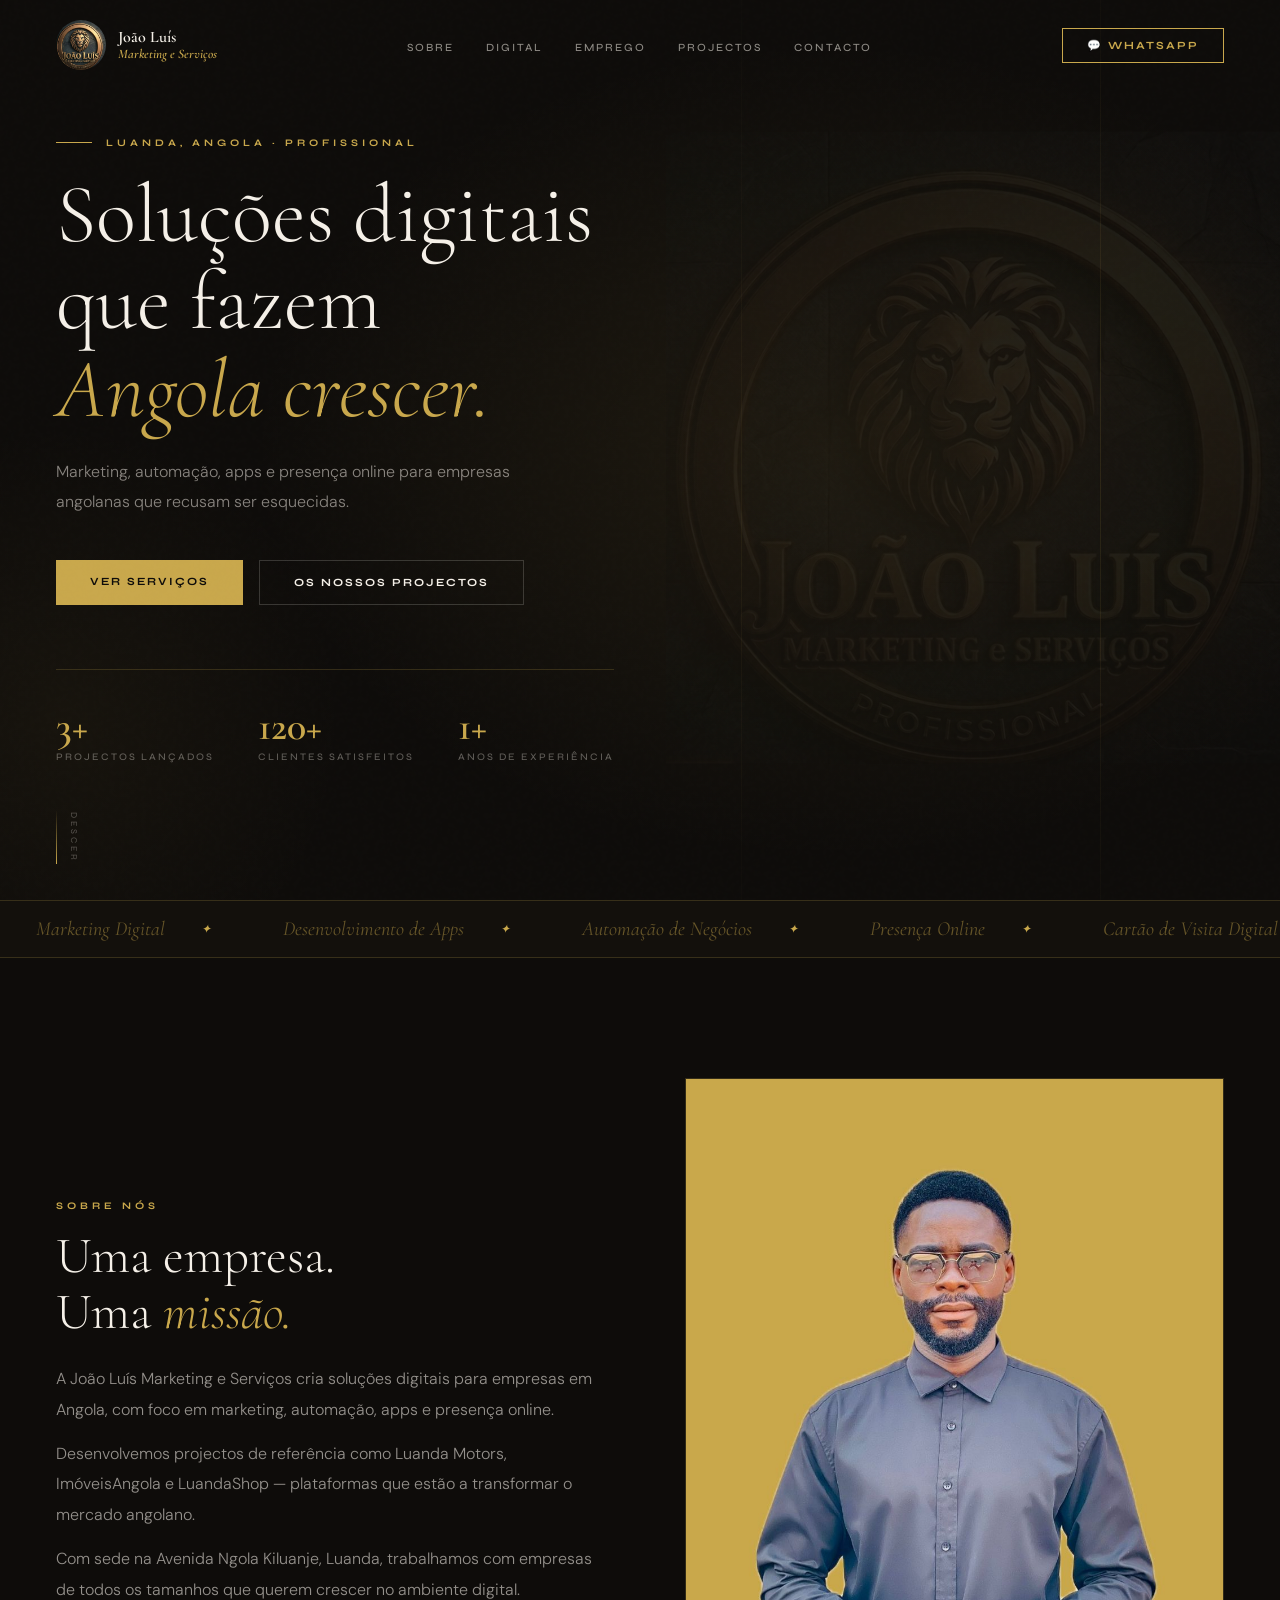
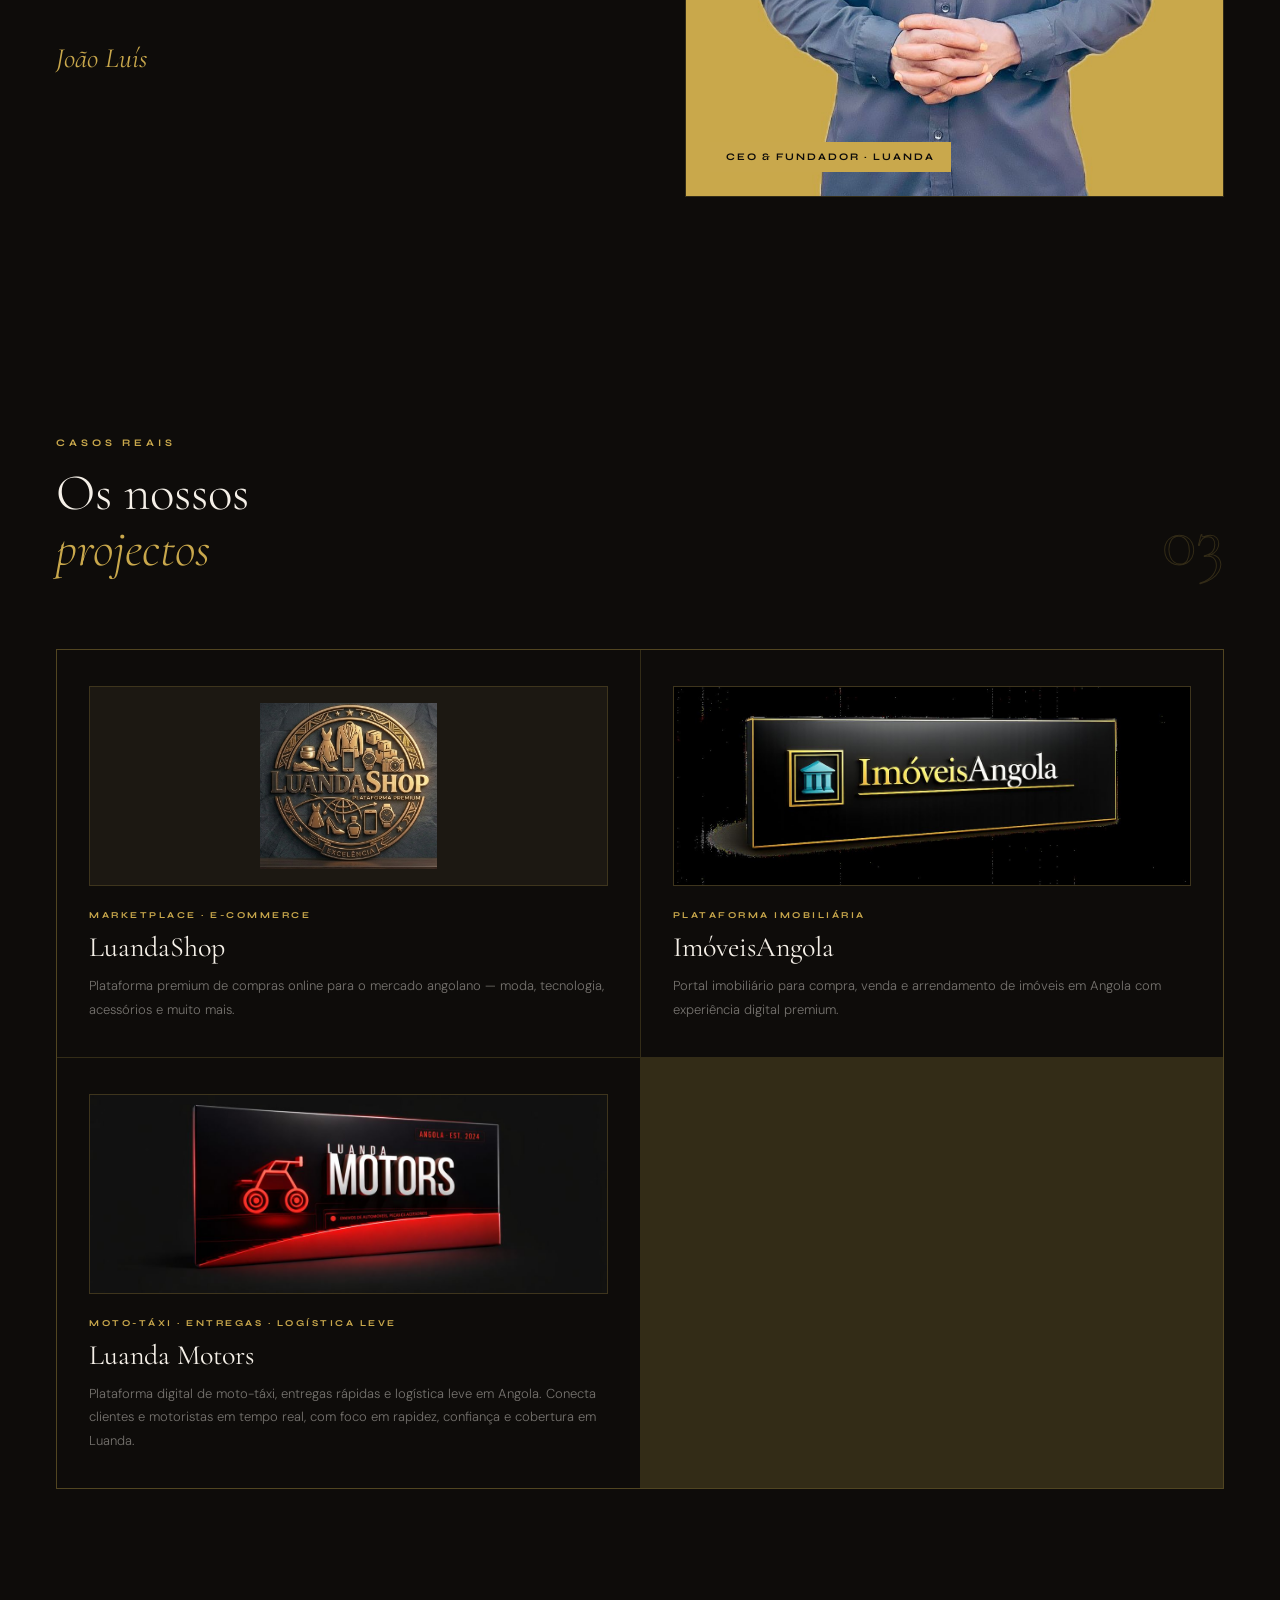
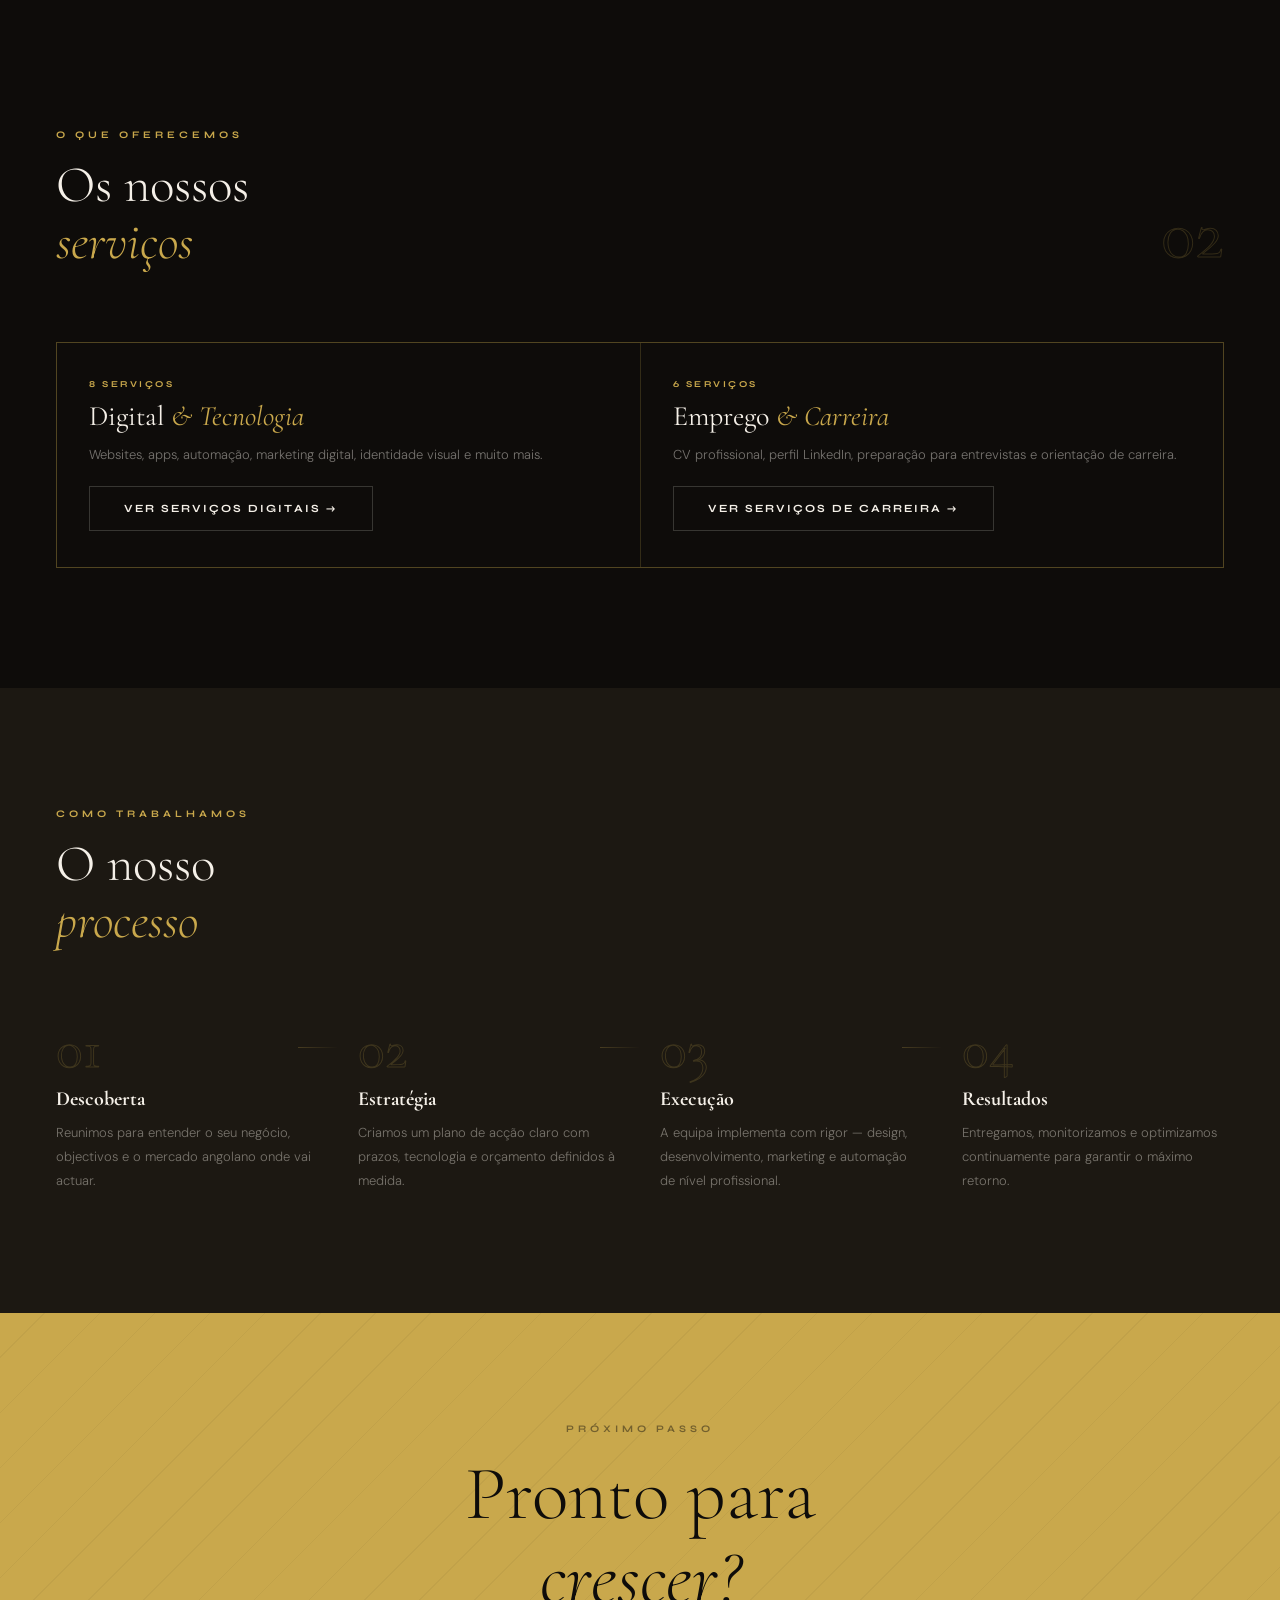
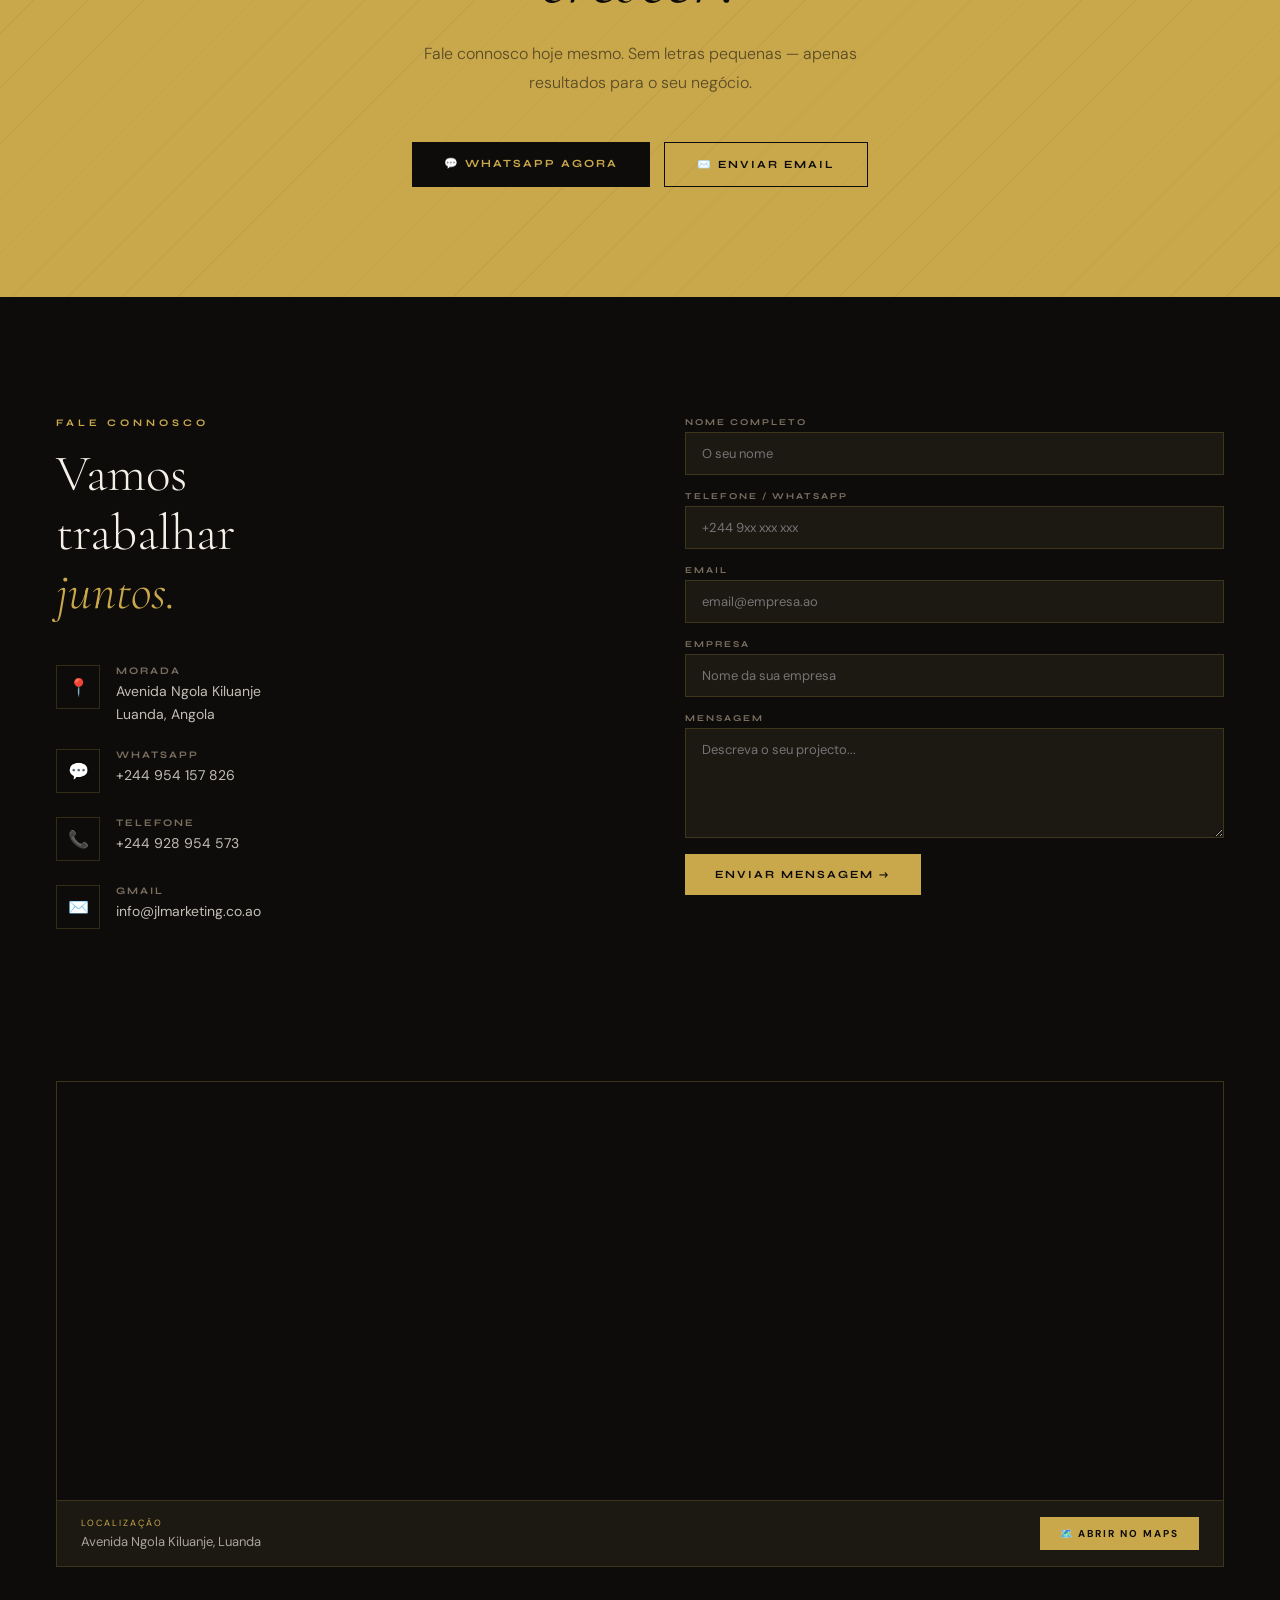
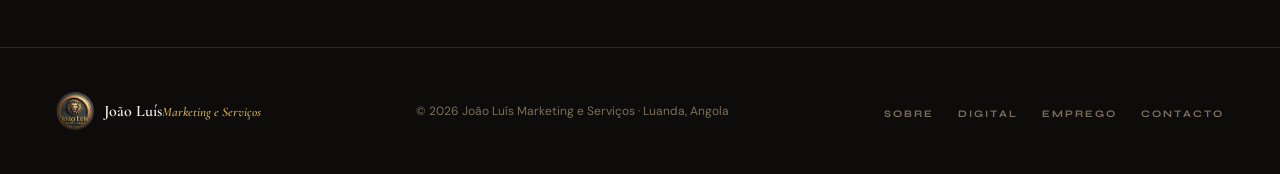
<file: index.html>
<!DOCTYPE html>
<html lang="pt-AO">
<head>
<meta charset="UTF-8">
<meta name="viewport" content="width=device-width, initial-scale=1.0">
<title>João Luís Marketing e Serviços — Luanda, Angola</title>
<meta name="description" content="Soluções digitais para empresas em Angola. Marketing, automação, apps e presença online. Luanda, Angola.">
<link rel="canonical" href="https://jlmarketing.co.ao/">
<link rel="preconnect" href="https://fonts.googleapis.com">
<link href="https://fonts.googleapis.com/css2?family=Cormorant+Garamond:ital,wght@0,300;0,400;0,600;1,300;1,600&family=Syne:wght@400;500;700;800&family=DM+Sans:wght@300;400;500&display=swap" rel="stylesheet">
<link rel="stylesheet" href="/static/css/style.css">
</head>
<body>

<nav id="nav">
  <a href="/" class="nav-logo">
    <img src="/static/images/logo-main.png" alt="João Luís Marketing e Serviços">
    <div class="nav-logo-text">João Luís<span>Marketing e Serviços</span></div>
  </a>
  <ul class="nav-links">
    <li><a href="/#sobre">Sobre</a></li>
    <li><a href="/digital/">Digital</a></li>
    <li><a href="/emprego/">Emprego</a></li>
    <li><a href="/#projectos">Projectos</a></li>
    <li><a href="/#contacto">Contacto</a></li>
  </ul>
  <a href="https://wa.me/244954157826" target="_blank" class="nav-cta">💬 WhatsApp</a>
  <button class="nav-toggle" id="nav-toggle" aria-label="Abrir menu" aria-expanded="false"><span></span><span></span><span></span></button>
</nav>

<!-- HERO -->
<section id="hero">
  <div class="hero-bg"></div>
  <div class="hero-vline"></div>
  <div class="hero-vline2"></div>
  <div class="hero-bg-logo"><img src="/static/images/logo-main.png" alt=""></div>
  <div class="hero-content">
    <div class="hero-eyebrow">Luanda, Angola · Profissional</div>
    <h1 class="hero-title">
      Soluções digitais<br>que fazem<br><em>Angola crescer.</em>
    </h1>
    <p class="hero-sub">Marketing, automação, apps e presença online para empresas angolanas que recusam ser esquecidas.</p>
    <div class="hero-btns">
      <a href="#servicos-detalhados" class="btn-gold">Ver serviços</a>
      <a href="#projectos" class="btn-ghost">Os nossos projectos</a>
    </div>
    <div class="hero-stats">
      <div><div class="stat-n" id="c1">0</div><div class="stat-l">Projectos lançados</div></div>
      <div><div class="stat-n" id="c2">0</div><div class="stat-l">Clientes satisfeitos</div></div>
      <div><div class="stat-n" id="c3">0</div><div class="stat-l">Anos de experiência</div></div>
    </div>
  </div>
  <div class="scroll-cue">
    <div class="scroll-line"></div>
    <span class="scroll-txt">Descer</span>
  </div>
</section>

<!-- MARQUEE -->
<div class="mq-wrap">
  <div class="mq-track">
    <div class="mq-item">Marketing Digital</div><div class="mq-item">Desenvolvimento de Apps</div>
    <div class="mq-item">Automação de Negócios</div><div class="mq-item">Presença Online</div>
    <div class="mq-item">Cartão de Visita Digital</div><div class="mq-item">Identidade Visual</div>
    <div class="mq-item">Luanda Motors</div><div class="mq-item">ImóveisAngola</div>
    <div class="mq-item">LuandaShop</div>
    <div class="mq-item">Marketing Digital</div><div class="mq-item">Desenvolvimento de Apps</div>
    <div class="mq-item">Automação de Negócios</div><div class="mq-item">Presença Online</div>
    <div class="mq-item">Cartão de Visita Digital</div><div class="mq-item">Identidade Visual</div>
    <div class="mq-item">Luanda Motors</div><div class="mq-item">ImóveisAngola</div>
    <div class="mq-item">LuandaShop</div>
  </div>
</div>

<!-- SOBRE -->
<section id="sobre" class="sec">
  <div class="about-grid">
    <div>
      <div class="sec-label reveal">Sobre nós</div>
      <h2 class="sec-title reveal d1">Uma empresa.<br>Uma <em>missão.</em></h2>
      <div class="about-body reveal d2">
        <p>A João Luís Marketing e Serviços cria soluções digitais para empresas em Angola, com foco em marketing, automação, apps e presença online.</p>
        <p>Desenvolvemos projectos de referência como Luanda Motors, ImóveisAngola e LuandaShop — plataformas que estão a transformar o mercado angolano.</p>
        <p>Com sede na Avenida Ngola Kiluanje, Luanda, trabalhamos com empresas de todos os tamanhos que querem crescer no ambiente digital.</p>
      </div>
      <div class="about-sig reveal d3">João Luís</div>
    </div>
    <div class="reveal d2">
      <div class="about-img-box" id="about-img-box" style="position:relative;overflow:hidden;">
        <div class="about-corner tl"></div>
        <div class="about-corner br"></div>
        <img src="/static/images/ceo.jpg" class="photo-display" alt="João Luís — Director Geral" style="width:100%;height:100%;object-fit:cover;object-position:center top;display:block;position:absolute;inset:0;">
        <div class="about-badge">CEO & Fundador · Luanda</div>
      </div>
    </div>
  </div>
</section>

<!-- PROJECTOS -->
<section id="projectos" class="sec">
  <div class="sh">
    <div>
      <div class="sec-label reveal">Casos reais</div>
      <h2 class="sec-title reveal d1">Os nossos<br><em>projectos</em></h2>
    </div>
    <div class="sh-num reveal">03</div>
  </div>
  <div class="proj-grid">
    <div class="proj-card reveal">
      <div class="proj-img-wrap">
        <img src="/static/images/logo-luandashop.png" alt="LuandaShop Marketplace" class="contain">
      </div>
      <div class="proj-tag">Marketplace · E-commerce</div>
      <h3 class="proj-name">LuandaShop</h3>
      <p class="proj-desc">Plataforma premium de compras online para o mercado angolano — moda, tecnologia, acessórios e muito mais.</p>
    </div>
    <div class="proj-card reveal">
      <div class="proj-img-wrap">
        <img src="/static/images/logo-imoveisangola.jpg" alt="ImóveisAngola">
      </div>
      <div class="proj-tag">Plataforma Imobiliária</div>
      <h3 class="proj-name">ImóveisAngola</h3>
      <p class="proj-desc">Portal imobiliário para compra, venda e arrendamento de imóveis em Angola com experiência digital premium.</p>
    </div>
    <div class="proj-card reveal d1">
      <div class="proj-img-wrap">
        <img src="/static/images/logo-motors.jpg" alt="Luanda Motors">
      </div>
      <div class="proj-tag">Moto-Táxi · Entregas · Logística Leve</div>
      <h3 class="proj-name">Luanda Motors</h3>
      <p class="proj-desc">Plataforma digital de moto-táxi, entregas rápidas e logística leve em Angola. Conecta clientes e motoristas em tempo real, com foco em rapidez, confiança e cobertura em Luanda.</p>
    </div>
  </div>
</section>

<!-- SERVIÇOS (resumo) -->
<section id="servicos-detalhados" class="sec">
  <div class="sh">
    <div>
      <div class="sec-label reveal">O que oferecemos</div>
      <h2 class="sec-title reveal d1">Os nossos<br><em>serviços</em></h2>
    </div>
    <div class="sh-num reveal">02</div>
  </div>
  <div class="proj-grid" style="margin-top:72px;">
    <div class="proj-card reveal">
      <div class="proj-tag">8 serviços</div>
      <h3 class="proj-name">Digital <em style="font-style:italic;color:var(--gold);">&amp; Tecnologia</em></h3>
      <p class="proj-desc">Websites, apps, automação, marketing digital, identidade visual e muito mais.</p>
      <p style="margin-top:20px;"><a href="/digital/" class="btn-ghost" style="display:inline-block;">Ver serviços digitais →</a></p>
    </div>
    <div class="proj-card reveal d1">
      <div class="proj-tag">6 serviços</div>
      <h3 class="proj-name">Emprego <em style="font-style:italic;color:var(--gold);">&amp; Carreira</em></h3>
      <p class="proj-desc">CV profissional, perfil LinkedIn, preparação para entrevistas e orientação de carreira.</p>
      <p style="margin-top:20px;"><a href="/emprego/" class="btn-ghost" style="display:inline-block;">Ver serviços de carreira →</a></p>
    </div>
  </div>
</section>

<!-- PROCESSO -->
<section id="processo" class="sec sec-alt">
  <div>
    <div class="sec-label reveal">Como trabalhamos</div>
    <h2 class="sec-title reveal d1">O nosso<br><em>processo</em></h2>
  </div>
  <div class="proc-grid">
    <div class="proc-step reveal">
      <div class="proc-n">01</div><h3 class="proc-name">Descoberta</h3>
      <p class="proc-desc">Reunimos para entender o seu negócio, objectivos e o mercado angolano onde vai actuar.</p>
    </div>
    <div class="proc-step reveal d1">
      <div class="proc-n">02</div><h3 class="proc-name">Estratégia</h3>
      <p class="proc-desc">Criamos um plano de acção claro com prazos, tecnologia e orçamento definidos à medida.</p>
    </div>
    <div class="proc-step reveal d2">
      <div class="proc-n">03</div><h3 class="proc-name">Execução</h3>
      <p class="proc-desc">A equipa implementa com rigor — design, desenvolvimento, marketing e automação de nível profissional.</p>
    </div>
    <div class="proc-step reveal d3">
      <div class="proc-n">04</div><h3 class="proc-name">Resultados</h3>
      <p class="proc-desc">Entregamos, monitorizamos e optimizamos continuamente para garantir o máximo retorno.</p>
    </div>
  </div>
</section>

<!-- CTA -->
<div class="cta-band">
  <div class="cta-label">Próximo passo</div>
  <h2 class="cta-title">Pronto para<br><em>crescer?</em></h2>
  <p class="cta-sub">Fale connosco hoje mesmo. Sem letras pequenas — apenas resultados para o seu negócio.</p>
  <div class="cta-btns">
    <a href="https://wa.me/244954157826" target="_blank" class="btn-dark">💬 WhatsApp agora</a>
    <a href="mailto:info@jlmarketing.co.ao" class="btn-ol-dark">✉️ Enviar email</a>
  </div>
</div>

<!-- CONTACTO -->
<section id="contacto" class="sec">
  <div class="contact-grid" style="grid-template-columns:1fr 1fr;">
    <div>
      <div class="sec-label reveal">Fale connosco</div>
      <h2 class="contact-title reveal d1">Vamos<br>trabalhar<br><em>juntos.</em></h2>
      <div class="c-items">
        <div class="c-item reveal">
          <div class="c-icon">📍</div>
          <div><div class="c-lbl">Morada</div><div class="c-val">Avenida Ngola Kiluanje<br>Luanda, Angola</div></div>
        </div>
        <div class="c-item reveal d1">
          <div class="c-icon">💬</div>
          <div><div class="c-lbl">WhatsApp</div><div class="c-val"><a href="https://wa.me/244954157826" target="_blank">+244 954 157 826</a></div></div>
        </div>
        <div class="c-item reveal d2">
          <div class="c-icon">📞</div>
          <div><div class="c-lbl">Telefone</div><div class="c-val"><a href="tel:+244928954573">+244 928 954 573</a></div></div>
        </div>
        <div class="c-item reveal d3">
          <div class="c-icon">✉️</div>
          <div><div class="c-lbl">Gmail</div><div class="c-val"><a href="mailto:info@jlmarketing.co.ao">info@jlmarketing.co.ao</a></div></div>
        </div>
      </div>
    </div>
    <div>
      <form class="c-form" onsubmit="sendForm(event)">
        <div class="cf-g"><label class="cf-l">Nome completo</label><input class="cf-i" id="fn" placeholder="O seu nome" required></div>
        <div class="cf-g"><label class="cf-l">Telefone / WhatsApp</label><input class="cf-i" id="fp" placeholder="+244 9xx xxx xxx" required></div>
        <div class="cf-g"><label class="cf-l">Email</label><input class="cf-i" id="fe" placeholder="email@empresa.ao"></div>
        <div class="cf-g"><label class="cf-l">Empresa</label><input class="cf-i" id="fc" placeholder="Nome da sua empresa"></div>
        <div class="cf-g"><label class="cf-l">Mensagem</label><textarea class="cf-ta" id="fm" placeholder="Descreva o seu projecto..." required></textarea></div>
        <button type="submit" class="cf-sub" id="fsub">Enviar mensagem →</button>
      </form>
    </div>
  </div>
</section>
<section id="map-section">
  <iframe id="map" src="https://www.google.com/maps?q=Jo%C3%A3o+Lu%C3%ADs+Marketing+e+Servicos+Apps+%26+Automa%C3%A7%C3%A3o%2C+Luanda%2C+Angola&output=embed" loading="lazy" allowfullscreen referrerpolicy="no-referrer-when-downgrade" title="Localização João Luís Marketing e Serviços"></iframe>
  <div style="display:flex;align-items:center;justify-content:space-between;flex-wrap:wrap;gap:12px;padding:16px 24px;background:#1c1812;border:1px solid rgba(201,168,76,0.2);border-top:none;">
    <div style="font-size:13px;color:rgba(245,240,232,0.65);"><span style="display:block;font-size:9px;letter-spacing:2px;text-transform:uppercase;color:#c9a84c;margin-bottom:4px;">Localização</span>Avenida Ngola Kiluanje, Luanda</div>
    <a href="https://www.google.com/maps/search/?api=1&query=Jo%C3%A3o+Lu%C3%ADs+Marketing+e+Servicos+Apps+%26+Automa%C3%A7%C3%A3o%2C+Luanda%2C+Angola" target="_blank" style="background:#c9a84c;color:#0e0c0a;padding:10px 20px;font-size:10px;font-weight:700;letter-spacing:2px;text-transform:uppercase;text-decoration:none;">🗺️ Abrir no Maps</a>
  </div>
</section>

<script>
var done=false;
new IntersectionObserver(function(e){
  if(e[0].isIntersecting&&!done){done=true;cnt('c1',3);cnt('c2',120);cnt('c3',1);}
},{threshold:0.3}).observe(document.getElementById('hero'));
function cnt(id,t){var s=0,step=t/120,ti=setInterval(function(){s=Math.min(s+step,t);document.getElementById(id).textContent=Math.floor(s)+(s>=t?'+':'');if(s>=t)clearInterval(ti);},16);}

function sendForm(e){
  e.preventDefault();
  var n=document.getElementById('fn').value,p=document.getElementById('fp').value,
      em=document.getElementById('fe').value,c=document.getElementById('fc').value,
      m=document.getElementById('fm').value;
  var msg='Olá João Luís! Contacto pelo site.\n\n*Nome:* '+n+'\n*Telefone:* '+p+(em?'\n*Email:* '+em:'')+(c?'\n*Empresa:* '+c:'')+'\n\n*Mensagem:*\n'+m;
  window.open('https://wa.me/244954157826?text='+encodeURIComponent(msg),'_blank');
  var b=document.getElementById('fsub');b.textContent='Enviado! ✓';b.style.background='#2a5c24';b.disabled=true;
  setTimeout(function(){b.textContent='Enviar mensagem →';b.style.background='';b.disabled=false;e.target.reset();},3000);
}

</script>


<footer>
  <div class="footer-logo">
    <img src="/static/images/logo-main.png" alt="Logo">
    <div class="footer-logo-txt">João Luís<span>Marketing e Serviços</span></div>
  </div>
  <p class="footer-copy">© 2026 João Luís Marketing e Serviços · Luanda, Angola</p>
  <ul class="footer-links">
    <li><a href="/#sobre">Sobre</a></li>
    <li><a href="/digital/">Digital</a></li>
    <li><a href="/emprego/">Emprego</a></li>
    <li><a href="/#contacto">Contacto</a></li>
  </ul>
</footer>

<script>
window.addEventListener('scroll',function(){document.getElementById('nav').classList.toggle('scrolled',scrollY>60);});
document.querySelectorAll('.reveal').forEach(function(r){
  new IntersectionObserver(function(e){if(e[0].isIntersecting)e[0].target.classList.add('visible');},{threshold:0.1}).observe(r);
});

var navToggle = document.getElementById('nav-toggle');
var navEl = document.getElementById('nav');
navToggle.addEventListener('click', function(){
  var isOpen = navEl.classList.toggle('nav-open');
  navToggle.setAttribute('aria-expanded', isOpen ? 'true' : 'false');
});
navEl.querySelectorAll('.nav-links a').forEach(function(link){
  link.addEventListener('click', function(){
    navEl.classList.remove('nav-open');
    navToggle.setAttribute('aria-expanded', 'false');
  });
});
</script>
</body>
</html>
</file>
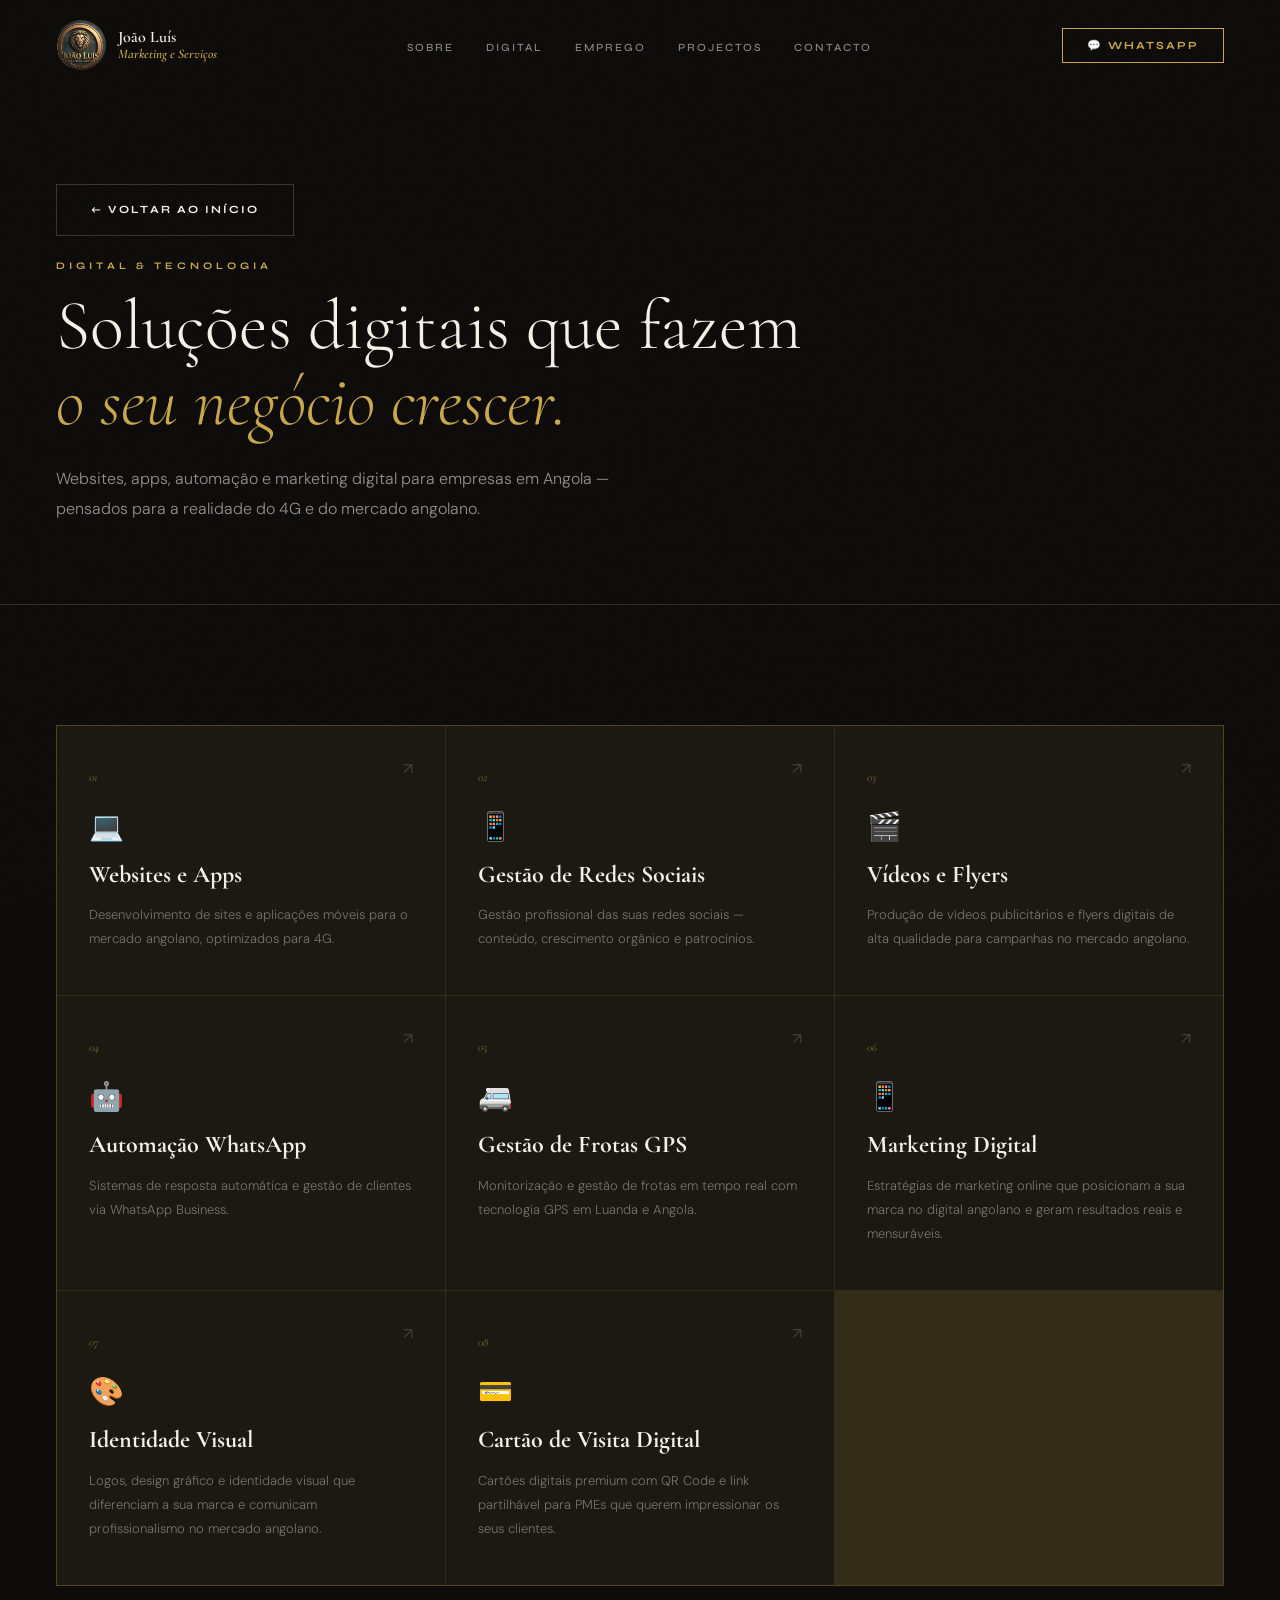
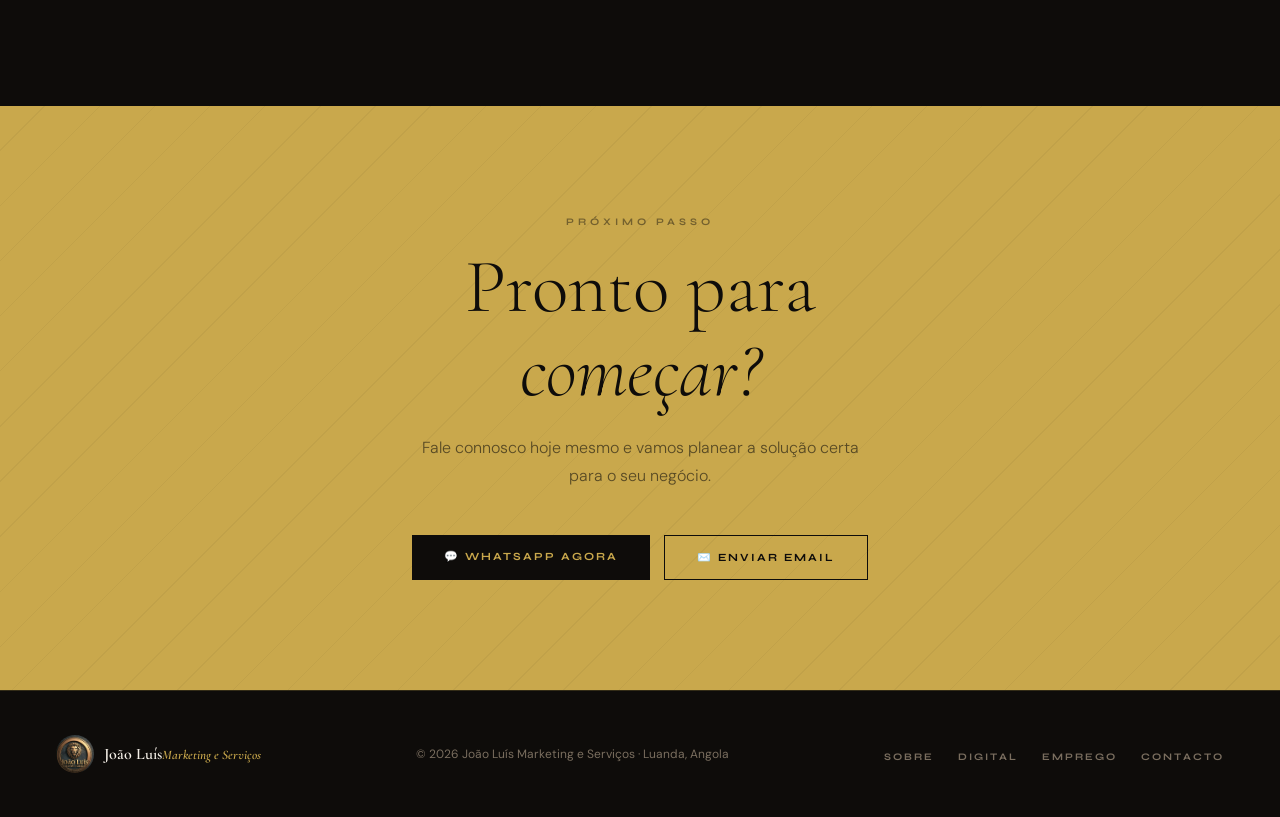
<file: digital/index.html>
<!DOCTYPE html>
<html lang="pt-AO">
<head>
<meta charset="UTF-8">
<meta name="viewport" content="width=device-width, initial-scale=1.0">
<title>Serviços Digitais — Websites, Apps e Automação | João Luís Marketing e Serviços</title>
<meta name="description" content="Websites, apps, automação WhatsApp, marketing digital e identidade visual para empresas em Angola. Luanda, Angola.">
<link rel="canonical" href="https://jlmarketing.co.ao/digital/">
<link rel="preconnect" href="https://fonts.googleapis.com">
<link href="https://fonts.googleapis.com/css2?family=Cormorant+Garamond:ital,wght@0,300;0,400;0,600;1,300;1,600&family=Syne:wght@400;500;700;800&family=DM+Sans:wght@300;400;500&display=swap" rel="stylesheet">
<link rel="stylesheet" href="/static/css/style.css">
</head>
<body>

<nav id="nav">
  <a href="/" class="nav-logo">
    <img src="/static/images/logo-main.png" alt="João Luís Marketing e Serviços">
    <div class="nav-logo-text">João Luís<span>Marketing e Serviços</span></div>
  </a>
  <ul class="nav-links">
    <li><a href="/#sobre">Sobre</a></li>
    <li><a href="/digital/">Digital</a></li>
    <li><a href="/emprego/">Emprego</a></li>
    <li><a href="/#projectos">Projectos</a></li>
    <li><a href="/#contacto">Contacto</a></li>
  </ul>
  <a href="https://wa.me/244954157826" target="_blank" class="nav-cta">💬 WhatsApp</a>
  <button class="nav-toggle" id="nav-toggle" aria-label="Abrir menu" aria-expanded="false"><span></span><span></span><span></span></button>
</nav>

<section class="page-head">
  <p><a href="/" class="btn-ghost" style="display:inline-block;margin-bottom:24px;">← Voltar ao início</a></p>
  <div class="sec-label reveal">Digital &amp; Tecnologia</div>
  <h1>Soluções digitais que fazem<br><em>o seu negócio crescer.</em></h1>
  <p>Websites, apps, automação e marketing digital para empresas em Angola — pensados para a realidade do 4G e do mercado angolano.</p>
</section>

<section class="sec">
  <div class="svc-grid">
    <div class="svc-card reveal"><div class="svc-num">01</div><div class="svc-icon">💻</div><h2 class="svc-name">Websites e Apps</h2><p class="svc-desc">Desenvolvimento de sites e aplicações móveis para o mercado angolano, optimizados para 4G.</p><div class="svc-arrow">↗</div><div class="svc-bar"></div></div>
    <div class="svc-card reveal d1"><div class="svc-num">02</div><div class="svc-icon">📱</div><h2 class="svc-name">Gestão de Redes Sociais</h2><p class="svc-desc">Gestão profissional das suas redes sociais — conteúdo, crescimento orgânico e patrocínios.</p><div class="svc-arrow">↗</div><div class="svc-bar"></div></div>
    <div class="svc-card reveal d2"><div class="svc-num">03</div><div class="svc-icon">🎬</div><h2 class="svc-name">Vídeos e Flyers</h2><p class="svc-desc">Produção de vídeos publicitários e flyers digitais de alta qualidade para campanhas no mercado angolano.</p><div class="svc-arrow">↗</div><div class="svc-bar"></div></div>
    <div class="svc-card reveal"><div class="svc-num">04</div><div class="svc-icon">🤖</div><h2 class="svc-name">Automação WhatsApp</h2><p class="svc-desc">Sistemas de resposta automática e gestão de clientes via WhatsApp Business.</p><div class="svc-arrow">↗</div><div class="svc-bar"></div></div>
    <div class="svc-card reveal d1"><div class="svc-num">05</div><div class="svc-icon">🚐</div><h2 class="svc-name">Gestão de Frotas GPS</h2><p class="svc-desc">Monitorização e gestão de frotas em tempo real com tecnologia GPS em Luanda e Angola.</p><div class="svc-arrow">↗</div><div class="svc-bar"></div></div>
    <div class="svc-card reveal d2"><div class="svc-num">06</div><div class="svc-icon">📱</div><h2 class="svc-name">Marketing Digital</h2><p class="svc-desc">Estratégias de marketing online que posicionam a sua marca no digital angolano e geram resultados reais e mensuráveis.</p><div class="svc-arrow">↗</div><div class="svc-bar"></div></div>
    <div class="svc-card reveal"><div class="svc-num">07</div><div class="svc-icon">🎨</div><h2 class="svc-name">Identidade Visual</h2><p class="svc-desc">Logos, design gráfico e identidade visual que diferenciam a sua marca e comunicam profissionalismo no mercado angolano.</p><div class="svc-arrow">↗</div><div class="svc-bar"></div></div>
    <div class="svc-card reveal d1"><div class="svc-num">08</div><div class="svc-icon">💳</div><h2 class="svc-name">Cartão de Visita Digital</h2><p class="svc-desc">Cartões digitais premium com QR Code e link partilhável para PMEs que querem impressionar os seus clientes.</p><div class="svc-arrow">↗</div><div class="svc-bar"></div></div>
  </div>
</section>

<div class="cta-band">
  <div class="cta-label">Próximo passo</div>
  <h2 class="cta-title">Pronto para<br><em>começar?</em></h2>
  <p class="cta-sub">Fale connosco hoje mesmo e vamos planear a solução certa para o seu negócio.</p>
  <div class="cta-btns">
    <a href="https://wa.me/244954157826" target="_blank" class="btn-dark">💬 WhatsApp agora</a>
    <a href="mailto:info@jlmarketing.co.ao" class="btn-ol-dark">✉️ Enviar email</a>
  </div>
</div>


<footer>
  <div class="footer-logo">
    <img src="/static/images/logo-main.png" alt="Logo">
    <div class="footer-logo-txt">João Luís<span>Marketing e Serviços</span></div>
  </div>
  <p class="footer-copy">© 2026 João Luís Marketing e Serviços · Luanda, Angola</p>
  <ul class="footer-links">
    <li><a href="/#sobre">Sobre</a></li>
    <li><a href="/digital/">Digital</a></li>
    <li><a href="/emprego/">Emprego</a></li>
    <li><a href="/#contacto">Contacto</a></li>
  </ul>
</footer>

<script>
window.addEventListener('scroll',function(){document.getElementById('nav').classList.toggle('scrolled',scrollY>60);});
document.querySelectorAll('.reveal').forEach(function(r){
  new IntersectionObserver(function(e){if(e[0].isIntersecting)e[0].target.classList.add('visible');},{threshold:0.1}).observe(r);
});

var navToggle = document.getElementById('nav-toggle');
var navEl = document.getElementById('nav');
navToggle.addEventListener('click', function(){
  var isOpen = navEl.classList.toggle('nav-open');
  navToggle.setAttribute('aria-expanded', isOpen ? 'true' : 'false');
});
navEl.querySelectorAll('.nav-links a').forEach(function(link){
  link.addEventListener('click', function(){
    navEl.classList.remove('nav-open');
    navToggle.setAttribute('aria-expanded', 'false');
  });
});
</script>
</body>
</html>
</file>
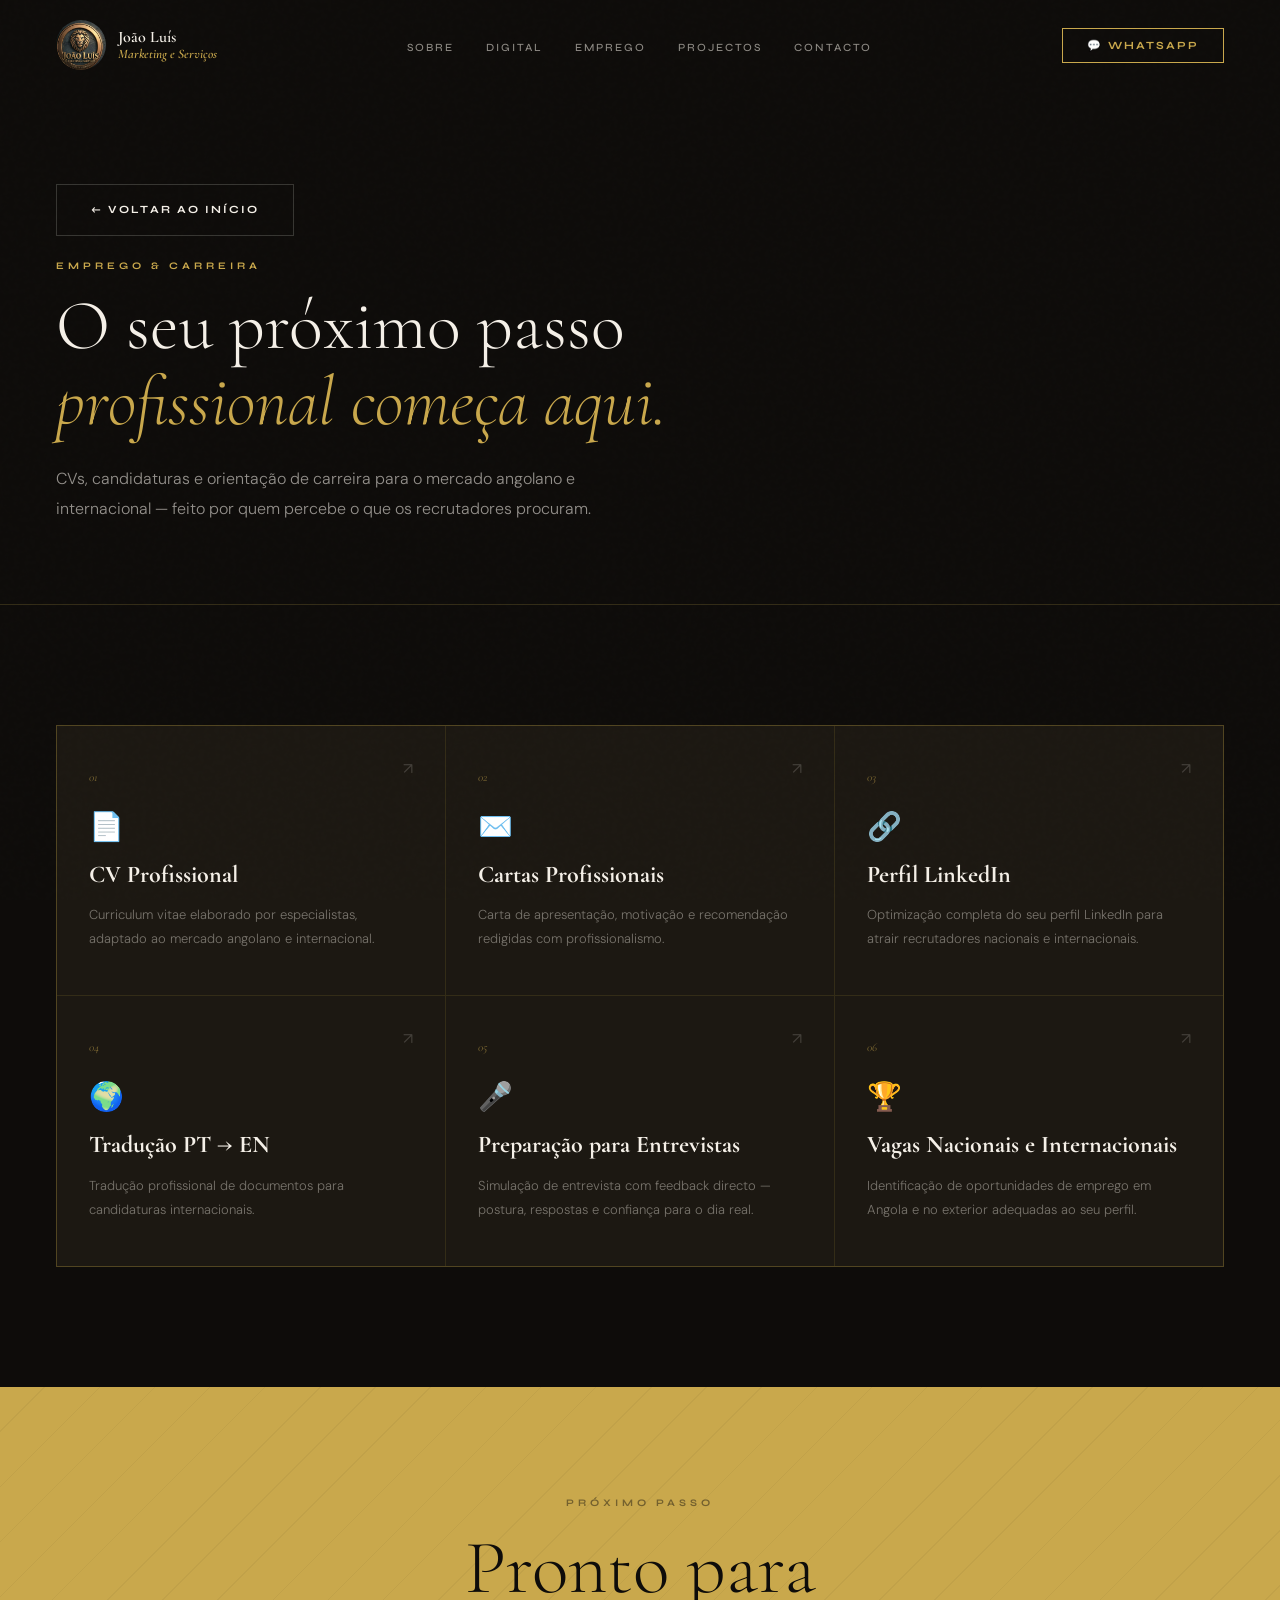
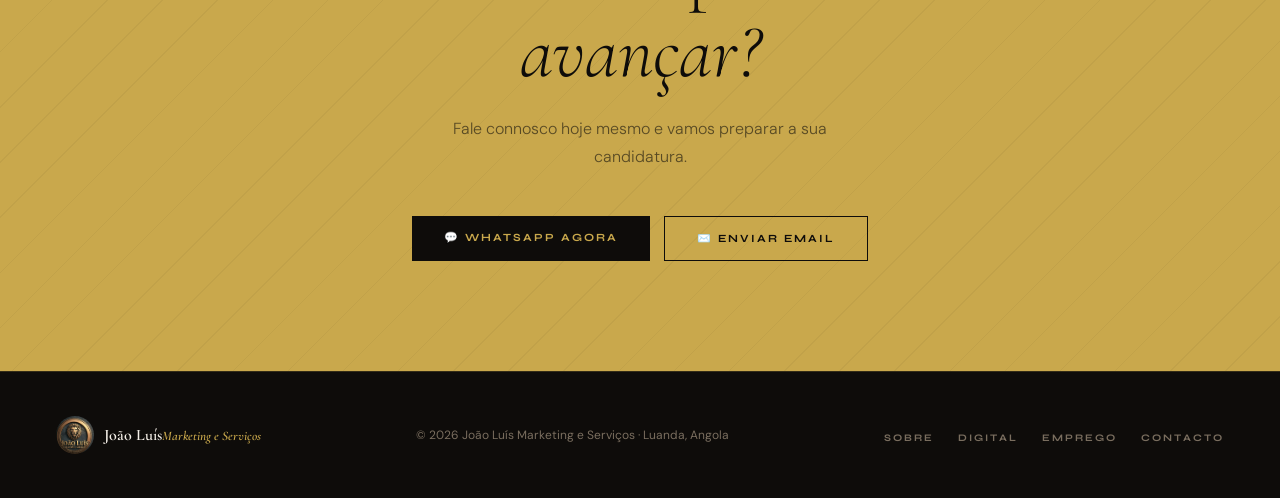
<file: emprego/index.html>
<!DOCTYPE html>
<html lang="pt-AO">
<head>
<meta charset="UTF-8">
<meta name="viewport" content="width=device-width, initial-scale=1.0">
<title>Emprego e Carreira — CV, LinkedIn e Candidaturas | João Luís Marketing e Serviços</title>
<meta name="description" content="CV profissional, perfil LinkedIn, candidaturas SEPE e orientação de carreira para o mercado angolano e internacional.">
<link rel="canonical" href="https://jlmarketing.co.ao/emprego/">
<link rel="preconnect" href="https://fonts.googleapis.com">
<link href="https://fonts.googleapis.com/css2?family=Cormorant+Garamond:ital,wght@0,300;0,400;0,600;1,300;1,600&family=Syne:wght@400;500;700;800&family=DM+Sans:wght@300;400;500&display=swap" rel="stylesheet">
<link rel="stylesheet" href="/static/css/style.css">
</head>
<body>

<nav id="nav">
  <a href="/" class="nav-logo">
    <img src="/static/images/logo-main.png" alt="João Luís Marketing e Serviços">
    <div class="nav-logo-text">João Luís<span>Marketing e Serviços</span></div>
  </a>
  <ul class="nav-links">
    <li><a href="/#sobre">Sobre</a></li>
    <li><a href="/digital/">Digital</a></li>
    <li><a href="/emprego/">Emprego</a></li>
    <li><a href="/#projectos">Projectos</a></li>
    <li><a href="/#contacto">Contacto</a></li>
  </ul>
  <a href="https://wa.me/244954157826" target="_blank" class="nav-cta">💬 WhatsApp</a>
  <button class="nav-toggle" id="nav-toggle" aria-label="Abrir menu" aria-expanded="false"><span></span><span></span><span></span></button>
</nav>

<section class="page-head">
  <p><a href="/" class="btn-ghost" style="display:inline-block;margin-bottom:24px;">← Voltar ao início</a></p>
  <div class="sec-label reveal">Emprego &amp; Carreira</div>
  <h1>O seu próximo passo<br><em>profissional começa aqui.</em></h1>
  <p>CVs, candidaturas e orientação de carreira para o mercado angolano e internacional — feito por quem percebe o que os recrutadores procuram.</p>
</section>

<section class="sec">
  <div class="svc-grid">
    <div class="svc-card reveal"><div class="svc-num">01</div><div class="svc-icon">📄</div><h2 class="svc-name">CV Profissional</h2><p class="svc-desc">Curriculum vitae elaborado por especialistas, adaptado ao mercado angolano e internacional.</p><div class="svc-arrow">↗</div><div class="svc-bar"></div></div>
    <div class="svc-card reveal d1"><div class="svc-num">02</div><div class="svc-icon">✉️</div><h2 class="svc-name">Cartas Profissionais</h2><p class="svc-desc">Carta de apresentação, motivação e recomendação redigidas com profissionalismo.</p><div class="svc-arrow">↗</div><div class="svc-bar"></div></div>
    <div class="svc-card reveal d2"><div class="svc-num">03</div><div class="svc-icon">🔗</div><h2 class="svc-name">Perfil LinkedIn</h2><p class="svc-desc">Optimização completa do seu perfil LinkedIn para atrair recrutadores nacionais e internacionais.</p><div class="svc-arrow">↗</div><div class="svc-bar"></div></div>
    <div class="svc-card reveal"><div class="svc-num">04</div><div class="svc-icon">🌍</div><h2 class="svc-name">Tradução PT → EN</h2><p class="svc-desc">Tradução profissional de documentos para candidaturas internacionais.</p><div class="svc-arrow">↗</div><div class="svc-bar"></div></div>
    <div class="svc-card reveal d1"><div class="svc-num">05</div><div class="svc-icon">🎤</div><h2 class="svc-name">Preparação para Entrevistas</h2><p class="svc-desc">Simulação de entrevista com feedback directo — postura, respostas e confiança para o dia real.</p><div class="svc-arrow">↗</div><div class="svc-bar"></div></div>
    <div class="svc-card reveal d2"><div class="svc-num">06</div><div class="svc-icon">🏆</div><h2 class="svc-name">Vagas Nacionais e Internacionais</h2><p class="svc-desc">Identificação de oportunidades de emprego em Angola e no exterior adequadas ao seu perfil.</p><div class="svc-arrow">↗</div><div class="svc-bar"></div></div>
  </div>
</section>

<div class="cta-band">
  <div class="cta-label">Próximo passo</div>
  <h2 class="cta-title">Pronto para<br><em>avançar?</em></h2>
  <p class="cta-sub">Fale connosco hoje mesmo e vamos preparar a sua candidatura.</p>
  <div class="cta-btns">
    <a href="https://wa.me/244954157826" target="_blank" class="btn-dark">💬 WhatsApp agora</a>
    <a href="mailto:info@jlmarketing.co.ao" class="btn-ol-dark">✉️ Enviar email</a>
  </div>
</div>


<footer>
  <div class="footer-logo">
    <img src="/static/images/logo-main.png" alt="Logo">
    <div class="footer-logo-txt">João Luís<span>Marketing e Serviços</span></div>
  </div>
  <p class="footer-copy">© 2026 João Luís Marketing e Serviços · Luanda, Angola</p>
  <ul class="footer-links">
    <li><a href="/#sobre">Sobre</a></li>
    <li><a href="/digital/">Digital</a></li>
    <li><a href="/emprego/">Emprego</a></li>
    <li><a href="/#contacto">Contacto</a></li>
  </ul>
</footer>

<script>
window.addEventListener('scroll',function(){document.getElementById('nav').classList.toggle('scrolled',scrollY>60);});
document.querySelectorAll('.reveal').forEach(function(r){
  new IntersectionObserver(function(e){if(e[0].isIntersecting)e[0].target.classList.add('visible');},{threshold:0.1}).observe(r);
});

var navToggle = document.getElementById('nav-toggle');
var navEl = document.getElementById('nav');
navToggle.addEventListener('click', function(){
  var isOpen = navEl.classList.toggle('nav-open');
  navToggle.setAttribute('aria-expanded', isOpen ? 'true' : 'false');
});
navEl.querySelectorAll('.nav-links a').forEach(function(link){
  link.addEventListener('click', function(){
    navEl.classList.remove('nav-open');
    navToggle.setAttribute('aria-expanded', 'false');
  });
});
</script>
</body>
</html>
</file>
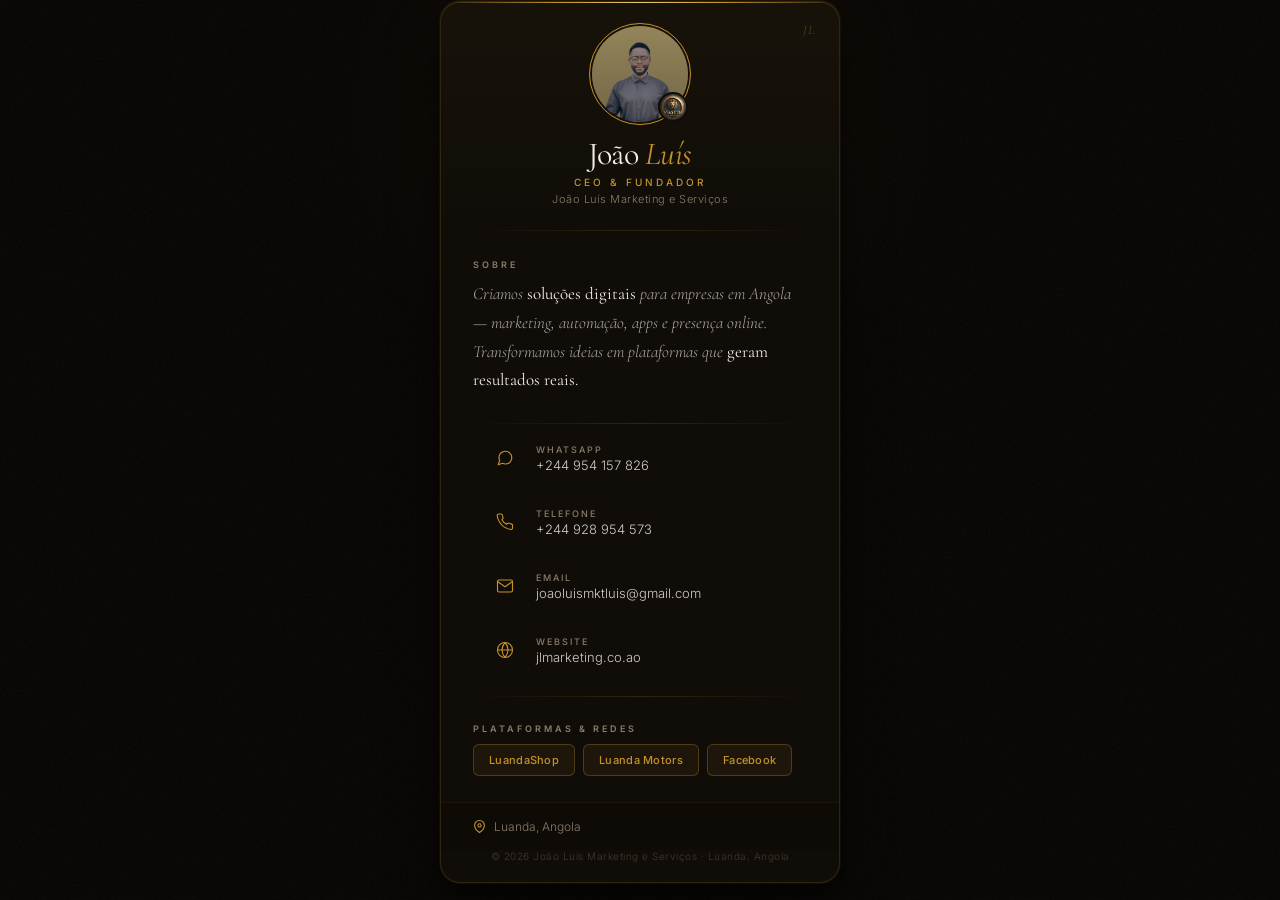
<file: cartao.html>
<!DOCTYPE html>
<html lang="pt">
<head>
<meta charset="UTF-8">
<meta name="viewport" content="width=device-width, initial-scale=1.0, maximum-scale=1.0, user-scalable=no">
<title>João Luís · CEO & Fundador</title>
<meta name="description" content="João Luís — CEO & Fundador, João Luís Marketing e Serviços. Soluções digitais para empresas em Angola.">
<meta name="robots" content="noindex, nofollow">
<link rel="preconnect" href="https://fonts.googleapis.com">
<link href="https://fonts.googleapis.com/css2?family=Cormorant+Garamond:ital,wght@0,300;0,400;0,600;1,300;1,600&family=Inter:wght@300;400;500;600&display=swap" rel="stylesheet">
<style>
*,*::before,*::after{box-sizing:border-box;margin:0;padding:0;}
html,body{height:100%;-webkit-tap-highlight-color:transparent;}
:root{
  --gold:#c4922a;
  --gold-light:#e8c96e;
  --ink:#080604;
  --ink2:#100d08;
  --ink3:#1a1510;
  --cream:#f2ede4;
  --muted:#8a7d6a;
  --border:rgba(196,146,42,0.18);
}

body{
  font-family:'Inter',sans-serif;
  background:var(--ink);
  min-height:100vh;
  display:flex;
  align-items:center;
  justify-content:center;
  padding:24px 16px 40px;
}

/* Subtle grain */
body::before{
  content:'';
  position:fixed;inset:0;pointer-events:none;z-index:0;
  background-image:url("data:image/svg+xml,%3Csvg viewBox='0 0 512 512' xmlns='http://www.w3.org/2000/svg'%3E%3Cfilter id='n'%3E%3CfeTurbulence type='fractalNoise' baseFrequency='0.75' numOctaves='4' stitchTiles='stitch'/%3E%3C/filter%3E%3Crect width='100%25' height='100%25' filter='url(%23n)' opacity='0.03'/%3E%3C/svg%3E");
  opacity:1;
}

/* Ambient light */
body::after{
  content:'';
  position:fixed;
  top:-20%;left:50%;transform:translateX(-50%);
  width:600px;height:600px;
  background:radial-gradient(circle,rgba(196,146,42,0.06) 0%,transparent 70%);
  pointer-events:none;z-index:0;
}

.card{
  position:relative;z-index:1;
  width:100%;max-width:400px;
  background:var(--ink2);
  border-radius:20px;
  overflow:hidden;
  border:1px solid var(--border);
  box-shadow:
    0 0 0 1px rgba(196,146,42,0.06),
    0 24px 48px rgba(0,0,0,0.5),
    0 8px 16px rgba(0,0,0,0.3),
    inset 0 1px 0 rgba(196,146,42,0.12);
  animation:cardIn 0.8s cubic-bezier(0.16,1,0.3,1) forwards;
  opacity:0;transform:translateY(20px);
}
@keyframes cardIn{to{opacity:1;transform:translateY(0);}}

/* Gold accent line top */
.card::before{
  content:'';
  position:absolute;top:0;left:0;right:0;height:1px;
  background:linear-gradient(90deg,transparent 0%,var(--gold) 30%,var(--gold-light) 50%,var(--gold) 70%,transparent 100%);
  z-index:10;
}

.monogram{
  position:absolute;top:20px;right:24px;z-index:5;
  font-family:'Cormorant Garamond',serif;
  font-size:13px;font-style:italic;
  letter-spacing:1px;
  color:rgba(196,146,42,0.35);
  pointer-events:none;
}

/* ── HERO SECTION ── */
.hero{
  position:relative;
  padding:24px 32px 24px;
  display:flex;
  flex-direction:column;
  align-items:center;
  text-align:center;
  background:linear-gradient(180deg,rgba(196,146,42,0.04) 0%,transparent 100%);
}

.photo-container{
  position:relative;
  margin-bottom:16px;
}
.photo-ring{
  position:absolute;inset:-3px;
  border-radius:50%;
  border:1px solid var(--gold);
  background:transparent;
}
.photo-ring-inner{
  position:absolute;inset:2px;
  border-radius:50%;
  background:var(--ink2);
}
.photo{
  position:relative;z-index:1;
  width:96px;height:96px;
  border-radius:50%;
  background-size:cover;
  background-position:top center;
  background-repeat:no-repeat;
  display:block;
  filter:saturate(0.55) brightness(0.92) contrast(1.05);
}
.photo::after{
  content:'';
  position:absolute;inset:0;
  border-radius:50%;
  background:linear-gradient(180deg,rgba(8,6,4,0.15) 0%,rgba(8,6,4,0.35) 100%);
}

.logo-badge{
  position:absolute;
  bottom:0;right:0;
  width:30px;height:30px;
  border-radius:50%;
  border:2px solid var(--ink2);
  background:var(--ink3);
  overflow:hidden;
  z-index:2;
}
.logo-badge img{
  width:100%;height:100%;
  object-fit:contain;
}

.name{
  font-family:'Cormorant Garamond',serif;
  font-size:32px;font-weight:400;
  color:var(--cream);
  letter-spacing:-0.5px;
  line-height:1;
  margin-bottom:6px;
}
.name em{font-style:italic;color:var(--gold);}

.role{
  font-family:'Inter',sans-serif;
  font-size:10px;font-weight:500;
  letter-spacing:3px;text-transform:uppercase;
  color:var(--gold);
  margin-bottom:4px;
}
.company-name{
  font-family:'Inter',sans-serif;
  font-size:11px;font-weight:300;
  color:var(--muted);
  letter-spacing:0.5px;
}

/* ── DIVIDER ── */
.divider{
  height:1px;
  margin:0 32px;
  background:linear-gradient(90deg,transparent,var(--border),transparent);
}

/* ── ABOUT ── */
.about{
  padding:28px 32px;
}
.section-eyebrow{
  font-family:'Inter',sans-serif;
  font-size:9px;font-weight:600;
  letter-spacing:3px;text-transform:uppercase;
  color:var(--muted);
  margin-bottom:10px;
}
.about-text{
  font-family:'Cormorant Garamond',serif;
  font-size:17px;font-weight:300;
  font-style:italic;
  line-height:1.7;
  color:rgba(242,237,228,0.7);
}
.about-text strong{
  font-style:normal;font-weight:400;
  color:var(--cream);
}

/* ── CONTACTS ── */
.contacts{
  padding:4px 32px 16px;
  display:flex;flex-direction:column;gap:4px;
}
.contact-row{
  display:flex;align-items:center;
  padding:12px 14px;
  border-radius:10px;
  text-decoration:none;
  transition:background 0.2s,border-color 0.2s;
  border:1px solid transparent;
  gap:14px;
}
.contact-row:hover{
  background:rgba(196,146,42,0.05);
  border-color:var(--border);
}
.contact-icon-wrap{
  width:34px;height:34px;flex-shrink:0;
  display:flex;align-items:center;justify-content:center;
}
.contact-icon-wrap svg{
  width:18px;height:18px;
  stroke:var(--gold);fill:none;
  stroke-width:1.5;stroke-linecap:round;stroke-linejoin:round;
}
.contact-text{flex:1;}
.contact-label{
  font-size:9px;font-weight:500;
  letter-spacing:2px;text-transform:uppercase;
  color:var(--muted);margin-bottom:2px;
}
.contact-value{
  font-size:13px;font-weight:300;
  color:rgba(242,237,228,0.85);
}

/* ── SERVICES ── */
.services{
  padding:20px 32px;
}
.services-grid{
  display:grid;grid-template-columns:1fr 1fr;gap:8px;
  margin-top:12px;
}
.service-item{
  padding:12px 14px;
  background:rgba(255,255,255,0.02);
  border:1px solid rgba(196,146,42,0.1);
  border-radius:10px;
}
.service-item-name{
  font-size:11px;font-weight:500;
  color:rgba(242,237,228,0.65);
  line-height:1.4;
}
.service-dot{
  width:4px;height:4px;
  background:var(--gold);border-radius:50%;
  margin-bottom:8px;
}

/* ── PLATFORMS ── */
.platforms{
  padding:0 32px 20px;
}
.platforms-row{
  display:flex;gap:8px;margin-top:12px;flex-wrap:wrap;
}.platform-pill{
  padding:8px 15px;
  background:rgba(255,255,255,0.02);
  border:1px solid rgba(196,146,42,0.12);
  border-radius:6px;
  font-size:11px;font-weight:500;
  color:rgba(242,237,228,0.55);
  text-decoration:none;
  letter-spacing:0.3px;
  transition:all 0.2s;
}
.platform-pill:hover,.platform-pill.active{
  background:rgba(196,146,42,0.08);
  border-color:rgba(196,146,42,0.3);
  color:var(--gold);
}

/* ── SOCIAL ── */
.social{
  padding:0 32px 24px;
}
.social-row{
  display:flex;gap:8px;margin-top:12px;
}
.social-btn{
  flex:1;
  display:flex;align-items:center;justify-content:center;gap:8px;
  padding:12px;
  border-radius:10px;
  border:1px solid var(--border);
  background:transparent;
  text-decoration:none;
  transition:all 0.2s;
}
.social-btn:hover{
  background:rgba(196,146,42,0.06);
  border-color:rgba(196,146,42,0.3);
}
.social-btn span{
  font-size:11px;font-weight:500;
  letter-spacing:1.5px;text-transform:uppercase;
  color:var(--muted);
}
.social-btn svg{
  width:16px;height:16px;fill:var(--muted);
  transition:fill 0.2s;
}
.social-btn:hover svg,.social-btn:hover span{
  fill:var(--gold);color:var(--gold);
}

/* ── QR SECTION ── */
.qr-section{
  padding:20px 32px;
  display:flex;align-items:center;gap:20px;
  border-top:1px solid rgba(196,146,42,0.08);
  background:rgba(0,0,0,0.15);
}
.qr-wrap{
  width:72px;height:72px;flex-shrink:0;
  background:#fff;
  border-radius:8px;
  padding:4px;
  display:flex;align-items:center;justify-content:center;
}
.qr-info{flex:1;}
.qr-label{
  font-size:9px;font-weight:600;
  letter-spacing:2.5px;text-transform:uppercase;
  color:var(--muted);margin-bottom:4px;
}
.qr-url{
  font-family:'Cormorant Garamond',serif;
  font-size:15px;font-style:italic;
  color:var(--gold);
  text-decoration:none;
}
.location-line{
  font-size:11px;font-weight:300;
  color:var(--muted);margin-top:4px;
  display:flex;align-items:center;gap:5px;
}

/* ── SHARE BUTTON ── */
.share-section{
  padding:0 32px 32px;
}
.share-btn{
  width:100%;
  padding:15px;
  background:transparent;
  border:1px solid var(--gold);
  border-radius:12px;
  font-family:'Inter',sans-serif;
  font-size:11px;font-weight:600;
  letter-spacing:2.5px;text-transform:uppercase;
  color:var(--gold);
  cursor:pointer;
  transition:all 0.25s;
  position:relative;overflow:hidden;
}
.share-btn::before{
  content:'';
  position:absolute;inset:0;
  background:var(--gold);
  transform:translateX(-100%);
  transition:transform 0.3s cubic-bezier(0.4,0,0.2,1);
  z-index:0;
}
.share-btn:hover::before{transform:translateX(0);}
.share-btn:hover{color:var(--ink);}
.share-btn span{position:relative;z-index:1;}

/* ── FOOTER LINE ── */
.card-footer-line{
  text-align:center;
  padding:0 32px 20px;
  font-size:10px;font-weight:300;
  color:rgba(138,125,106,0.4);
  letter-spacing:0.5px;
}

/* Toast */
#toast{
  display:none;
  position:fixed;bottom:28px;left:50%;transform:translateX(-50%);
  background:var(--ink3);color:var(--cream);
  border:1px solid var(--border);border-radius:10px;
  padding:12px 24px;
  font-size:12px;font-weight:400;letter-spacing:0.3px;
  z-index:1000;white-space:nowrap;
  box-shadow:0 8px 32px rgba(0,0,0,0.4);
  animation:toastIn 0.3s ease;
}
@keyframes toastIn{from{opacity:0;transform:translateX(-50%) translateY(8px);}to{opacity:1;transform:translateX(-50%) translateY(0);}}
</style>
</head>
<body>

<div class="card">

  <div class="monogram">JL</div>

  <!-- HERO -->
  <div class="hero">
    <div class="photo-container">
      <div class="photo-ring"></div>
      <div class="photo-ring-inner"></div>
      <div class="photo" style="background-image:url(&quot;[data-uri]&quot;);"></div>
      <div class="logo-badge">
        <img src="[data-uri]" alt="JL Marketing">
      </div>
    </div>
    <div class="name">João <em>Luís</em></div>
    <div class="role">CEO &amp; Fundador</div>
    <div class="company-name">João Luís Marketing e Serviços</div>
  </div>

  <div class="divider"></div>

  <!-- ABOUT -->
  <div class="about">
    <div class="section-eyebrow">Sobre</div>
    <div class="about-text">
      Criamos <strong>soluções digitais</strong> para empresas em Angola — marketing, automação, apps e presença online. Transformamos ideias em plataformas que <strong>geram resultados reais.</strong>
    </div>
  </div>

  <div class="divider"></div>

  <!-- CONTACTS -->
  <div class="contacts">
    <a href="https://wa.me/244954157826" target="_blank" class="contact-row">
      <div class="contact-icon-wrap">
        <svg viewBox="0 0 24 24"><path d="M21 11.5a8.38 8.38 0 0 1-.9 3.8 8.5 8.5 0 0 1-7.6 4.7 8.38 8.38 0 0 1-3.8-.9L3 21l1.9-5.7a8.38 8.38 0 0 1-.9-3.8 8.5 8.5 0 0 1 4.7-7.6 8.38 8.38 0 0 1 3.8-.9h.5a8.48 8.48 0 0 1 8 8v.5z"/></svg>
      </div>
      <div class="contact-text">
        <div class="contact-label">WhatsApp</div>
        <div class="contact-value">+244 954 157 826</div>
      </div>
    </a>
    <a href="tel:+244928954573" class="contact-row">
      <div class="contact-icon-wrap">
        <svg viewBox="0 0 24 24"><path d="M22 16.92v3a2 2 0 0 1-2.18 2 19.79 19.79 0 0 1-8.63-3.07A19.5 19.5 0 0 1 4.69 12a19.79 19.79 0 0 1-3.07-8.67A2 2 0 0 1 3.6 1.27h3a2 2 0 0 1 2 1.72c.127.96.361 1.903.7 2.81a2 2 0 0 1-.45 2.11L7.91 8.91a16 16 0 0 0 6.18 6.18l.91-.91a2 2 0 0 1 2.11-.45c.907.339 1.85.573 2.81.7A2 2 0 0 1 22 16.92z"/></svg>
      </div>
      <div class="contact-text">
        <div class="contact-label">Telefone</div>
        <div class="contact-value">+244 928 954 573</div>
      </div>
    </a>
    <a href="mailto:joaoluismktluis@gmail.com" class="contact-row">
      <div class="contact-icon-wrap">
        <svg viewBox="0 0 24 24"><path d="M4 4h16c1.1 0 2 .9 2 2v12c0 1.1-.9 2-2 2H4c-1.1 0-2-.9-2-2V6c0-1.1.9-2 2-2z"/><polyline points="22,6 12,13 2,6"/></svg>
      </div>
      <div class="contact-text">
        <div class="contact-label">Email</div>
        <div class="contact-value">joaoluismktluis@gmail.com</div>
      </div>
    </a>
    <a href="https://jlmarketing.co.ao" target="_blank" class="contact-row">
      <div class="contact-icon-wrap">
        <svg viewBox="0 0 24 24"><circle cx="12" cy="12" r="10"/><line x1="2" y1="12" x2="22" y2="12"/><path d="M12 2a15.3 15.3 0 0 1 4 10 15.3 15.3 0 0 1-4 10 15.3 15.3 0 0 1-4-10 15.3 15.3 0 0 1 4-10z"/></svg>
      </div>
      <div class="contact-text">
        <div class="contact-label">Website</div>
        <div class="contact-value">jlmarketing.co.ao</div>
      </div>
    </a>
  </div>

  <div class="divider"></div>

  <div class="platforms" style="padding-top:26px;padding-bottom:26px;">
    <div class="section-eyebrow">Plataformas &amp; Redes</div>
    <div class="platforms-row" style="margin-top:10px;">
      <a href="https://luandashop.ao" target="_blank" class="platform-pill active">LuandaShop</a>
      <a href="https://luandamotors.ao" target="_blank" class="platform-pill active">Luanda Motors</a>
      <a href="https://www.facebook.com/profile.php?id=61584301405088" target="_blank" class="platform-pill active">Facebook</a>
    </div>
  </div>

  <!-- LOCATION -->
  <div style="padding:16px 32px;display:flex;align-items:center;gap:8px;border-top:1px solid rgba(196,146,42,0.08);background:rgba(0,0,0,0.15);">
    <svg width="13" height="13" viewBox="0 0 24 24" fill="none" stroke="var(--gold)" stroke-width="2"><path d="M21 10c0 7-9 13-9 13s-9-6-9-13a9 9 0 0 1 18 0z"/><circle cx="12" cy="10" r="3"/></svg>
    <span style="font-size:12px;font-weight:300;color:var(--muted);">Luanda, Angola</span>
  </div>

  <div class="card-footer-line">© 2026 João Luís Marketing e Serviços · Luanda, Angola</div>

</div>

<div id="toast"></div>

<script>
// Share
function partilhar(){
  var msg='Olá! Sou João Luís, CEO & Fundador da João Luís Marketing e Serviços.\n\n' +
    'Criamos soluções digitais para empresas em Angola.\n\n' +
    'WhatsApp: +244 954 157 826\n' +
    'Email: joaoluismktluis@gmail.com\n' +
    'Website: https://jlmarketing.co.ao\n\n' +
    'Cartão digital: https://jlmarketing.co.ao/cartao';
  window.open('https://wa.me/?text='+encodeURIComponent(msg),'_blank');
}

</script>
</body>
</html>
</file>
<file: static/css/style.css>
*,*::before,*::after{box-sizing:border-box;margin:0;padding:0;}
:root{
  --gold:#c9a84c;--gold2:#e8c96e;--cream:#f5f0e8;
  --ink:#0e0c0a;--ink2:#1c1812;--muted:#7a6e5f;
  --border:rgba(201,168,76,0.2);
  --ff-head:'Cormorant Garamond',serif;
  --ff-sans:'Syne',sans-serif;
  --ff-body:'DM Sans',sans-serif;
}
html{scroll-behavior:smooth;}
body{font-family:var(--ff-body);background:var(--ink);color:var(--cream);overflow-x:hidden;}

body::after{content:'';position:fixed;inset:0;z-index:9990;pointer-events:none;
  background-image:url("data:image/svg+xml,%3Csvg viewBox='0 0 200 200' xmlns='http://www.w3.org/2000/svg'%3E%3Cfilter id='n'%3E%3CfeTurbulence type='fractalNoise' baseFrequency='0.85' numOctaves='4' stitchTiles='stitch'/%3E%3C/filter%3E%3Crect width='100%25' height='100%25' filter='url(%23n)' opacity='0.04'/%3E%3C/svg%3E");
  opacity:0.3;}

/* Cursor */



/* NAV */
nav{position:fixed;top:0;left:0;right:0;z-index:200;padding:20px 56px;display:flex;align-items:center;justify-content:space-between;transition:all 0.4s;border-bottom:1px solid transparent;}
nav.scrolled{background:rgba(14,12,10,0.95);border-color:var(--border);padding:12px 56px;backdrop-filter:blur(20px);}
.nav-logo{display:flex;align-items:center;gap:12px;text-decoration:none;}
.nav-logo img{width:50px;height:50px;object-fit:contain;border-radius:50%;}
.nav-logo-text{font-family:var(--ff-head);font-size:16px;font-weight:600;color:var(--cream);line-height:1.2;}
.nav-logo-text span{color:var(--gold);font-style:italic;display:block;font-size:13px;}
.nav-links{display:flex;gap:32px;list-style:none;}
.nav-links a{font-family:var(--ff-sans);font-size:11px;font-weight:500;letter-spacing:2px;text-transform:uppercase;color:rgba(245,240,232,0.55);text-decoration:none;transition:color 0.2s;}
.nav-links a:hover{color:var(--gold);}
.nav-cta{font-family:var(--ff-sans);font-size:11px;font-weight:700;letter-spacing:2px;text-transform:uppercase;padding:10px 24px;border:1px solid var(--gold);color:var(--gold);text-decoration:none;transition:all 0.2s;}
.nav-cta:hover{background:var(--gold);color:var(--ink);}

/* HERO */
#hero{position:relative;min-height:100vh;display:flex;align-items:center;padding:0 56px;overflow:hidden;}
.hero-bg{position:absolute;inset:0;z-index:0;
  background:radial-gradient(ellipse 70% 70% at 65% 50%,rgba(201,168,76,0.09) 0%,transparent 65%),
             radial-gradient(ellipse 40% 60% at 5% 80%,rgba(201,168,76,0.05) 0%,transparent 55%),#0e0c0a;}
.hero-vline{position:absolute;top:-10%;right:14%;width:1px;height:120%;background:linear-gradient(to bottom,transparent,var(--gold),transparent);opacity:0.13;animation:vdrift 9s ease-in-out infinite alternate;}
.hero-vline2{position:absolute;top:-10%;right:42%;width:1px;height:120%;background:linear-gradient(to bottom,transparent,var(--gold) 60%,transparent);opacity:0.06;animation:vdrift 13s ease-in-out infinite alternate-reverse;}
@keyframes vdrift{from{transform:translateY(-3%)}to{transform:translateY(3%)}}
.hero-bg-logo{position:absolute;right:-2%;top:50%;transform:translateY(-50%);width:min(52vw,640px);opacity:0.055;pointer-events:none;}
.hero-bg-logo img{width:100%;height:100%;object-fit:contain;}
.hero-content{position:relative;z-index:1;max-width:680px;}
.hero-eyebrow{font-family:var(--ff-sans);font-size:10px;font-weight:700;letter-spacing:4px;text-transform:uppercase;color:var(--gold);margin-bottom:22px;display:flex;align-items:center;gap:14px;opacity:0;animation:fadeUp 0.9s ease 0.3s forwards;}
.hero-eyebrow::before{content:'';width:36px;height:1px;background:var(--gold);}
.hero-title{font-family:var(--ff-head);font-size:clamp(48px,6.5vw,90px);font-weight:300;line-height:1.05;color:var(--cream);opacity:0;animation:fadeUp 0.9s ease 0.5s forwards;}
.hero-title em{font-style:italic;color:var(--gold);}
.hero-title strong{font-weight:600;}
.hero-sub{font-size:16px;font-weight:300;color:rgba(245,240,232,0.52);line-height:1.85;margin-top:24px;max-width:500px;opacity:0;animation:fadeUp 0.9s ease 0.7s forwards;}
.hero-btns{display:flex;gap:16px;margin-top:44px;opacity:0;animation:fadeUp 0.9s ease 0.9s forwards;flex-wrap:wrap;}
.btn-gold{font-family:var(--ff-sans);font-size:11px;font-weight:700;letter-spacing:2px;text-transform:uppercase;padding:15px 34px;background:var(--gold);color:var(--ink);text-decoration:none;transition:all 0.2s;}
.btn-gold:hover{transform:translateY(-2px);box-shadow:0 12px 36px rgba(201,168,76,0.28);}
.btn-ghost{font-family:var(--ff-sans);font-size:11px;font-weight:700;letter-spacing:2px;text-transform:uppercase;padding:15px 34px;border:1px solid rgba(245,240,232,0.18);color:var(--cream);text-decoration:none;transition:all 0.2s;}
.btn-ghost:hover{border-color:var(--gold);color:var(--gold);}
.hero-stats{display:flex;gap:44px;margin-top:64px;padding-top:36px;border-top:1px solid var(--border);opacity:0;animation:fadeUp 0.9s ease 1.1s forwards;flex-wrap:wrap;}
.stat-n{font-family:var(--ff-head);font-size:40px;font-weight:600;color:var(--gold);line-height:1;}
.stat-l{font-family:var(--ff-sans);font-size:10px;font-weight:500;letter-spacing:2px;text-transform:uppercase;color:rgba(245,240,232,0.35);margin-top:5px;}
.scroll-cue{position:absolute;bottom:36px;left:56px;z-index:1;display:flex;align-items:center;gap:12px;opacity:0;animation:fadeUp 0.9s ease 1.3s forwards;}
.scroll-line{width:1px;height:54px;background:linear-gradient(to bottom,transparent,var(--gold));animation:spulse 2s ease-in-out infinite;}
@keyframes spulse{0%,100%{opacity:0.3}50%{opacity:1}}
.scroll-txt{font-family:var(--ff-sans);font-size:9px;letter-spacing:3px;text-transform:uppercase;color:rgba(245,240,232,0.3);writing-mode:vertical-lr;}
@keyframes fadeUp{from{opacity:0;transform:translateY(22px)}to{opacity:1;transform:translateY(0)}}

/* MARQUEE */
.mq-wrap{border-top:1px solid var(--border);border-bottom:1px solid var(--border);padding:16px 0;overflow:hidden;background:rgba(201,168,76,0.025);}
.mq-track{display:flex;animation:mq 28s linear infinite;width:max-content;}
.mq-item{font-family:var(--ff-head);font-size:20px;font-style:italic;color:rgba(201,168,76,0.45);white-space:nowrap;padding:0 36px;display:flex;align-items:center;gap:36px;}
.mq-item::after{content:'✦';font-size:12px;color:var(--gold);}
@keyframes mq{from{transform:translateX(0)}to{transform:translateX(-50%)}}

/* SECTIONS */
.sec{padding:120px 56px;}
.sec-alt{background:var(--ink2);}
.sec-label{font-family:var(--ff-sans);font-size:10px;font-weight:700;letter-spacing:4px;text-transform:uppercase;color:var(--gold);margin-bottom:16px;}
.sec-title{font-family:var(--ff-head);font-size:clamp(36px,4vw,56px);font-weight:300;line-height:1.1;color:var(--cream);}
.sec-title em{font-style:italic;color:var(--gold);}
.sh{display:flex;align-items:flex-end;justify-content:space-between;margin-bottom:72px;flex-wrap:wrap;gap:20px;}
.sh-num{font-family:var(--ff-head);font-size:72px;font-weight:300;color:transparent;-webkit-text-stroke:1px var(--border);line-height:1;}

/* ABOUT */
.about-grid{display:grid;grid-template-columns:1fr 1fr;gap:90px;align-items:center;}
.about-body{font-size:16px;font-weight:300;line-height:1.9;color:rgba(245,240,232,0.58);margin-top:24px;}
.about-body p+p{margin-top:14px;}
.about-sig{margin-top:36px;font-family:var(--ff-head);font-size:28px;font-style:italic;color:var(--gold);}
.about-img-box{width:100%;aspect-ratio:3/4;border:1px solid var(--border);position:relative;overflow:hidden;display:flex;align-items:center;justify-content:center;background:var(--ink);}
.about-img-box::before{content:'';position:absolute;inset:0;background:radial-gradient(ellipse 80% 60% at 50% 30%,rgba(201,168,76,0.1),transparent 70%);}
.about-img-box img.logo-display{width:75%;height:75%;object-fit:contain;position:relative;z-index:1;filter:drop-shadow(0 0 40px rgba(201,168,76,0.18));}
.about-img-box img.photo-display{width:100%;height:100%;object-fit:cover;object-position:top;position:relative;z-index:1;}
.about-corner{position:absolute;width:52px;height:52px;z-index:2;}
.about-corner.tl{top:-1px;left:-1px;border-top:1px solid var(--gold);border-left:1px solid var(--gold);}
.about-corner.br{bottom:-1px;right:-1px;border-bottom:1px solid var(--gold);border-right:1px solid var(--gold);}
.about-badge{position:absolute;bottom:24px;left:24px;background:var(--gold);color:var(--ink);font-family:var(--ff-sans);font-size:10px;font-weight:700;letter-spacing:2px;text-transform:uppercase;padding:9px 16px;z-index:3;}
.photo-placeholder{width:100%;height:100%;display:flex;flex-direction:column;align-items:center;justify-content:center;gap:16px;position:relative;z-index:1;}
.photo-placeholder .ph-icon{width:80px;height:80px;border:2px dashed rgba(201,168,76,0.5);border-radius:50%;display:flex;align-items:center;justify-content:center;font-size:32px;}
.photo-placeholder .ph-label{font-family:var(--ff-sans);font-size:10px;font-weight:700;letter-spacing:3px;text-transform:uppercase;color:rgba(201,168,76,0.6);text-align:center;}
.photo-upload-btn{font-family:var(--ff-sans);font-size:10px;font-weight:700;letter-spacing:2px;text-transform:uppercase;padding:10px 20px;border:1px solid rgba(201,168,76,0.5);color:rgba(201,168,76,0.8);cursor:pointer;background:transparent;transition:all 0.2s;}
.photo-upload-btn:hover{background:var(--gold);color:var(--ink);border-color:var(--gold);}

/* SERVICES */
.svc-grid{display:grid;grid-template-columns:repeat(3,1fr);gap:1px;background:var(--border);border:1px solid var(--border);}
.svc-card{background:var(--ink2);padding:44px 32px;position:relative;overflow:hidden;transition:background 0.3s;cursor:default;}
.svc-card:hover{background:#131008;}
.svc-card:hover .svc-arrow{transform:translate(4px,-4px);color:var(--gold);}
.svc-card:hover .svc-bar{opacity:1;transform:scaleX(1);}
.svc-num{font-family:var(--ff-head);font-size:12px;font-style:italic;color:var(--gold);opacity:0.55;margin-bottom:24px;}
.svc-icon{font-size:28px;margin-bottom:16px;}
.svc-name{font-family:var(--ff-head);font-size:24px;color:var(--cream);margin-bottom:14px;line-height:1.2;}
.svc-desc{font-size:13px;font-weight:300;line-height:1.85;color:rgba(245,240,232,0.42);}
.svc-arrow{position:absolute;top:32px;right:32px;font-size:16px;color:rgba(245,240,232,0.18);transition:transform 0.25s,color 0.25s;}
.svc-bar{position:absolute;bottom:0;left:32px;right:32px;height:1px;background:linear-gradient(to right,var(--gold),transparent);opacity:0;transform:scaleX(0);transform-origin:left;transition:opacity 0.35s,transform 0.5s;}

/* PROJECTS */
.proj-grid{display:grid;grid-template-columns:repeat(2,1fr);gap:1px;background:var(--border);border:1px solid var(--border);margin-top:72px;}
.proj-card{background:var(--ink);padding:36px 32px;position:relative;overflow:hidden;transition:background 0.3s;}
.proj-card:hover{background:#0a0806;}
.proj-img-wrap{width:100%;height:200px;overflow:hidden;margin-bottom:24px;border:1px solid var(--border);background:var(--ink2);display:flex;align-items:center;justify-content:center;}
.proj-img-wrap img{width:100%;height:100%;object-fit:cover;transition:transform 0.5s;}
.proj-img-wrap img.contain{object-fit:contain;padding:16px;}
.proj-card:hover .proj-img-wrap img{transform:scale(1.04);}
.proj-tag{font-family:var(--ff-sans);font-size:9px;font-weight:700;letter-spacing:2.5px;text-transform:uppercase;color:var(--gold);margin-bottom:10px;}
.proj-name{font-family:var(--ff-head);font-size:28px;font-weight:400;color:var(--cream);margin-bottom:10px;}
.proj-desc{font-size:13px;font-weight:300;line-height:1.8;color:rgba(245,240,232,0.45);}

/* SAFT full width card */
.proj-card.full-width{grid-column:1/-1;display:grid;grid-template-columns:260px 1fr;gap:36px;align-items:center;}
.proj-card.full-width .proj-img-wrap{height:220px;margin-bottom:0;}
.proj-card.full-width .proj-img-wrap img{object-fit:contain;padding:12px;width:100%;height:100%;}

/* PROCESS */
.proc-grid{display:grid;grid-template-columns:repeat(4,1fr);gap:40px;margin-top:72px;}
.proc-step{position:relative;}
.proc-step::after{content:'';position:absolute;top:26px;right:-20px;left:calc(100% - 20px);height:1px;background:linear-gradient(to right,var(--gold),transparent);opacity:0.25;}
.proc-step:last-child::after{display:none;}
.proc-n{font-family:var(--ff-head);font-size:56px;font-weight:300;color:transparent;-webkit-text-stroke:1px rgba(201,168,76,0.2);line-height:1;margin-bottom:10px;}
.proc-name{font-family:var(--ff-head);font-size:20px;color:var(--cream);margin-bottom:10px;}
.proc-desc{font-size:13px;font-weight:300;line-height:1.85;color:rgba(245,240,232,0.42);}

/* CTA BAND */
.cta-band{padding:110px 56px;background:var(--gold);text-align:center;position:relative;overflow:hidden;}
.cta-band::before{content:'';position:absolute;inset:0;background:repeating-linear-gradient(-45deg,transparent,transparent 38px,rgba(0,0,0,0.04) 38px,rgba(0,0,0,0.04) 39px);}
.cta-label{font-family:var(--ff-sans);font-size:10px;font-weight:700;letter-spacing:4px;text-transform:uppercase;color:rgba(14,12,10,0.45);margin-bottom:18px;position:relative;}
.cta-title{font-family:var(--ff-head);font-size:clamp(40px,6vw,76px);font-weight:300;line-height:1.1;color:var(--ink);position:relative;}
.cta-title em{font-style:italic;}
.cta-sub{font-size:16px;font-weight:300;color:rgba(14,12,10,0.6);margin:20px auto 44px;max-width:460px;line-height:1.8;position:relative;}
.cta-btns{display:flex;gap:14px;justify-content:center;flex-wrap:wrap;position:relative;}
.btn-dark{font-family:var(--ff-sans);font-size:11px;font-weight:700;letter-spacing:2px;text-transform:uppercase;padding:15px 32px;background:var(--ink);color:var(--gold);text-decoration:none;transition:opacity 0.2s;}
.btn-dark:hover{opacity:0.85;}
.btn-ol-dark{font-family:var(--ff-sans);font-size:11px;font-weight:700;letter-spacing:2px;text-transform:uppercase;padding:15px 32px;border:1px solid var(--ink);color:var(--ink);text-decoration:none;transition:all 0.2s;}
.btn-ol-dark:hover{background:var(--ink);color:var(--gold);}

/* CONTACT */
.contact-grid{display:grid;grid-template-columns:1fr 1fr;gap:90px;align-items:start;}
.contact-title{font-family:var(--ff-head);font-size:clamp(34px,4vw,52px);font-weight:300;line-height:1.15;color:var(--cream);margin-bottom:44px;}
.contact-title em{font-style:italic;color:var(--gold);}
.c-items{display:flex;flex-direction:column;gap:24px;}
.c-item{display:flex;gap:16px;align-items:flex-start;}
.c-icon{width:44px;height:44px;flex-shrink:0;border:1px solid var(--border);display:flex;align-items:center;justify-content:center;font-size:17px;color:var(--gold);}
.c-lbl{font-family:var(--ff-sans);font-size:10px;font-weight:700;letter-spacing:2px;text-transform:uppercase;color:var(--muted);margin-bottom:3px;}
.c-val{font-size:14px;color:rgba(245,240,232,0.78);line-height:1.6;}
.c-val a{color:inherit;text-decoration:none;transition:color 0.2s;}
.c-val a:hover{color:var(--gold);}
.map-wrap{width:100%;height:300px;border:1px solid var(--border);overflow:hidden;margin-top:44px;position:relative;}

.map-label{position:absolute;bottom:0;left:0;background:var(--gold);color:var(--ink);font-family:var(--ff-sans);font-size:9px;font-weight:700;letter-spacing:2px;text-transform:uppercase;padding:7px 14px;}
.c-form{display:flex;flex-direction:column;gap:16px;}
.cf-g{display:flex;flex-direction:column;gap:5px;}
.cf-l{font-family:var(--ff-sans);font-size:9px;font-weight:700;letter-spacing:2px;text-transform:uppercase;color:var(--muted);}
.cf-i,.cf-ta{background:var(--ink2);border:1px solid var(--border);padding:12px 16px;font-family:var(--ff-body);font-size:13px;color:var(--cream);outline:none;transition:border-color 0.2s;width:100%;}
.cf-i:focus,.cf-ta:focus{border-color:var(--gold);}
.cf-ta{min-height:110px;resize:vertical;}
.cf-sub{font-family:var(--ff-sans);font-size:11px;font-weight:700;letter-spacing:2px;text-transform:uppercase;padding:14px 30px;background:var(--gold);color:var(--ink);border:none;cursor:pointer;align-self:flex-start;transition:all 0.2s;}
.cf-sub:hover{opacity:0.87;transform:translateY(-2px);}

/* FOOTER */
footer{border-top:1px solid var(--border);padding:44px 56px;display:flex;align-items:center;justify-content:space-between;flex-wrap:wrap;gap:24px;}
.footer-logo{display:flex;align-items:center;gap:10px;}
.footer-logo img{width:38px;height:38px;object-fit:contain;border-radius:50%;}
.footer-logo-txt{font-family:var(--ff-head);font-size:16px;font-weight:600;color:var(--cream);line-height:1.2;}
.footer-logo-txt span{color:var(--gold);font-style:italic;font-size:13px;}
.footer-copy{font-size:12px;color:var(--muted);}
.footer-links{display:flex;gap:24px;list-style:none;}
.footer-links a{font-family:var(--ff-sans);font-size:10px;font-weight:700;letter-spacing:2px;text-transform:uppercase;color:var(--muted);text-decoration:none;transition:color 0.2s;}
.footer-links a:hover{color:var(--gold);}

/* REVEAL */
.reveal{opacity:0;transform:translateY(28px);transition:opacity 0.8s ease,transform 0.8s ease;}
.reveal.visible{opacity:1;transform:translateY(0);}
.d1{transition-delay:0.1s}.d2{transition-delay:0.2s}.d3{transition-delay:0.3s}.d4{transition-delay:0.4s}

/* RESPONSIVE */
@media(max-width:900px){
  nav{padding:16px 20px;} nav.scrolled{padding:10px 20px;} .nav-links,.nav-cta{display:none;}
  #hero,.sec,.cta-band,footer{padding:80px 20px;}
  .about-grid,.contact-grid{grid-template-columns:1fr;gap:44px;}
  .svc-grid{grid-template-columns:1fr;}
  .proj-grid{grid-template-columns:1fr;}
  .proj-card.full-width{grid-column:1;display:block;}
  .proj-card.full-width .proj-img-wrap{height:200px;margin-bottom:24px;}
  .proc-grid{grid-template-columns:1fr 1fr;}
  .proc-step::after{display:none;}
  .hero-stats{gap:24px;}
  .sh{flex-direction:column;align-items:flex-start;}
}
#map{width:100%;height:380px;border:1px solid rgba(201,168,76,0.25);margin-top:32px;display:block;}.leaflet-tile{filter:invert(1) hue-rotate(180deg) brightness(0.95) contrast(0.9);}.leaflet-container{background:#0e0c0a!important;}.map-footer{display:flex;align-items:center;justify-content:space-between;flex-wrap:wrap;gap:12px;padding:16px 20px;background:#1c1812;border:1px solid rgba(201,168,76,0.2);border-top:none;}.map-addr{font-size:13px;color:rgba(245,240,232,0.65);line-height:1.6;}.map-addr strong{display:block;font-size:9px;letter-spacing:2px;text-transform:uppercase;color:#c9a84c;margin-bottom:4px;}.map-goto{background:#c9a84c;color:#0e0c0a;padding:10px 20px;font-size:10px;font-weight:700;letter-spacing:2px;text-transform:uppercase;text-decoration:none;}

#map-section{padding:0 56px 80px;}
#map{width:100%;height:420px;border:1px solid rgba(201,168,76,0.25);}
@media(max-width:600px){
  #map-section{padding:0 16px 48px;}
  #map{height:260px;}
}


/* PAGE HEAD (hubs /digital/ e /emprego/) */
.page-head{padding:160px 56px 80px;border-bottom:1px solid var(--border);}
.page-head h1{font-family:var(--ff-head);font-size:clamp(40px,5.5vw,72px);font-weight:300;line-height:1.08;color:var(--cream);max-width:760px;margin-top:16px;}
.page-head h1 em{font-style:italic;color:var(--gold);}
.page-head p{font-size:16px;font-weight:300;line-height:1.85;color:rgba(245,240,232,0.58);max-width:600px;margin-top:24px;}
@media(max-width:900px){.page-head{padding:120px 20px 56px;}}


/* MOBILE NAV TOGGLE */
.nav-toggle{display:none;flex-direction:column;justify-content:center;gap:5px;width:32px;height:32px;background:none;border:none;cursor:pointer;padding:0;z-index:300;}
.nav-toggle span{display:block;width:100%;height:2px;background:var(--cream);transition:transform 0.25s,opacity 0.25s;}
nav.nav-open .nav-toggle span:nth-child(1){transform:translateY(7px) rotate(45deg);}
nav.nav-open .nav-toggle span:nth-child(2){opacity:0;}
nav.nav-open .nav-toggle span:nth-child(3){transform:translateY(-7px) rotate(-45deg);}

@media(max-width:900px){
  .nav-toggle{display:flex;}
  .nav-links{display:none;flex-direction:column;gap:0;position:fixed;top:0;left:0;right:0;bottom:0;background:var(--ink);padding:100px 32px 100px;z-index:250;overflow-y:auto;}
  .nav-links a{padding:18px 0;border-bottom:1px solid var(--border);font-size:14px;}
  nav.nav-open .nav-links{display:flex;}
  nav.nav-open .nav-cta{display:block;position:fixed;bottom:24px;left:32px;right:32px;text-align:center;z-index:250;}
}
</file>
